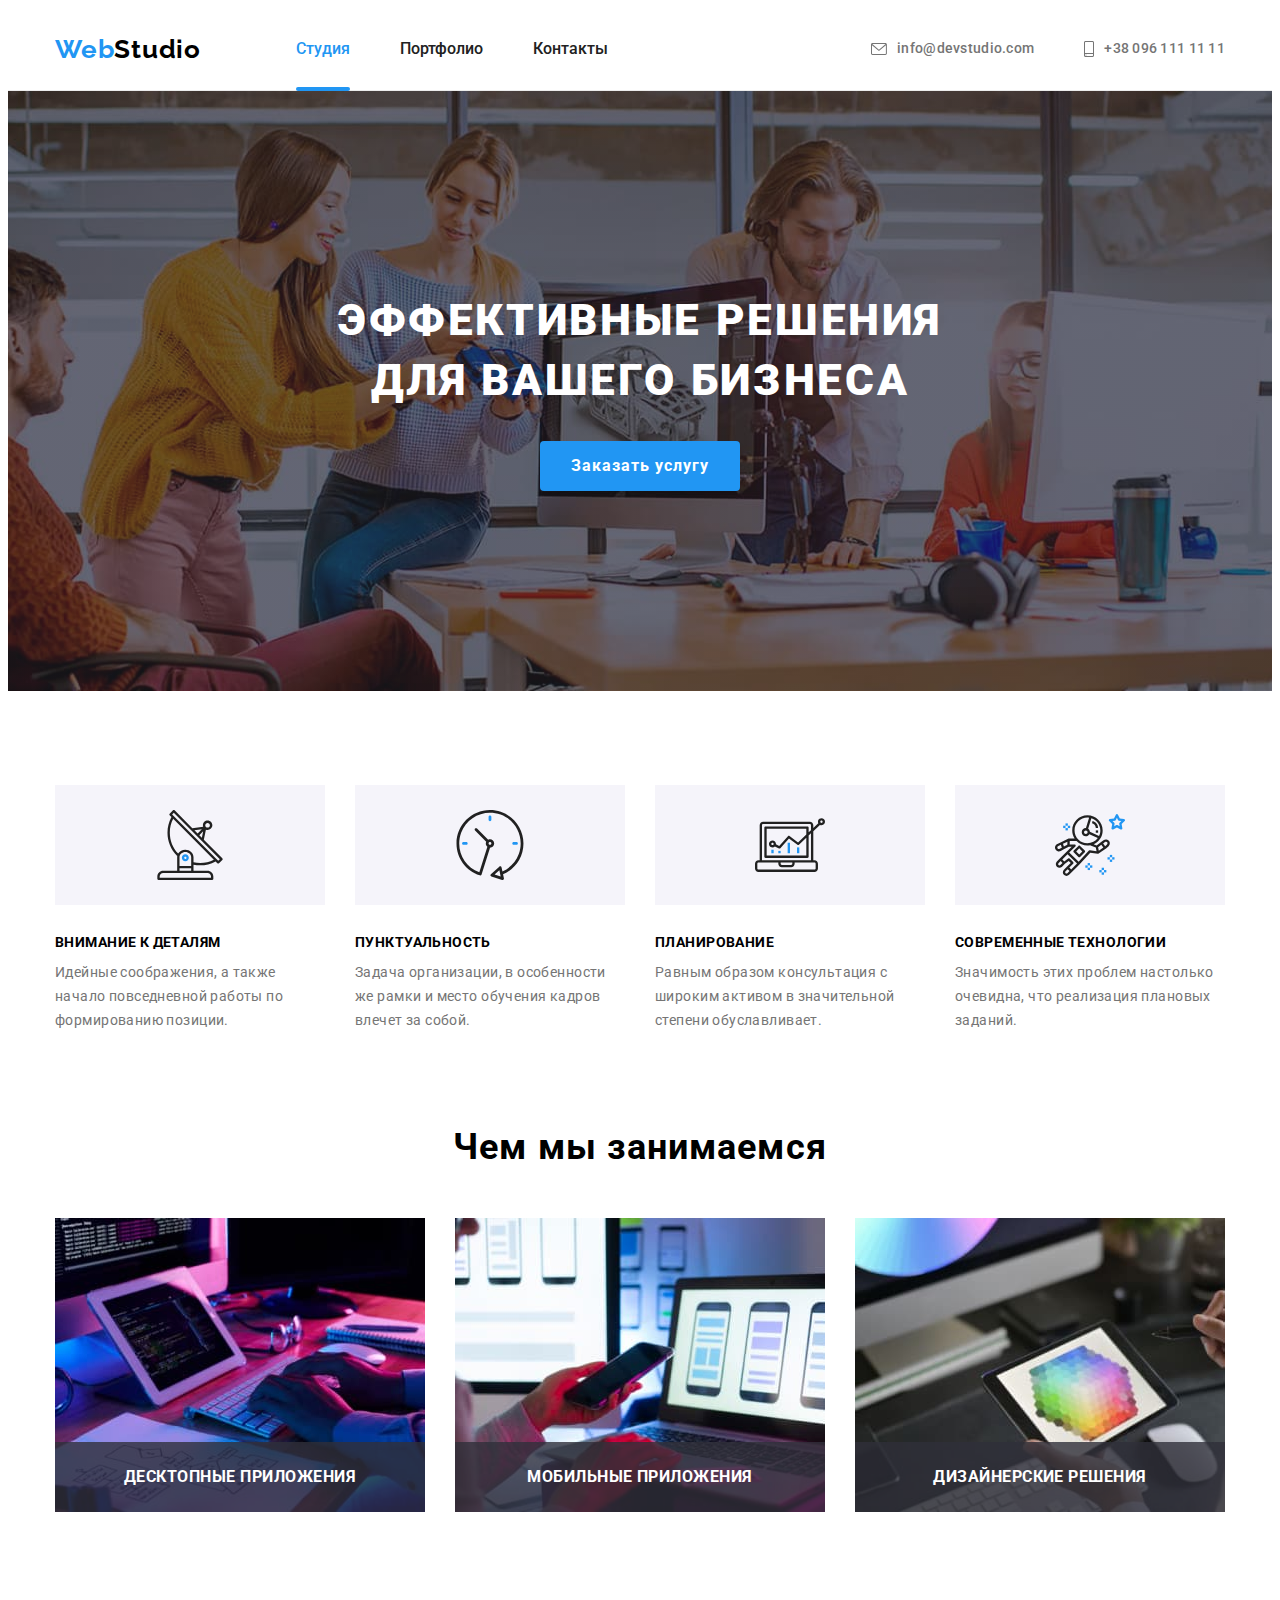
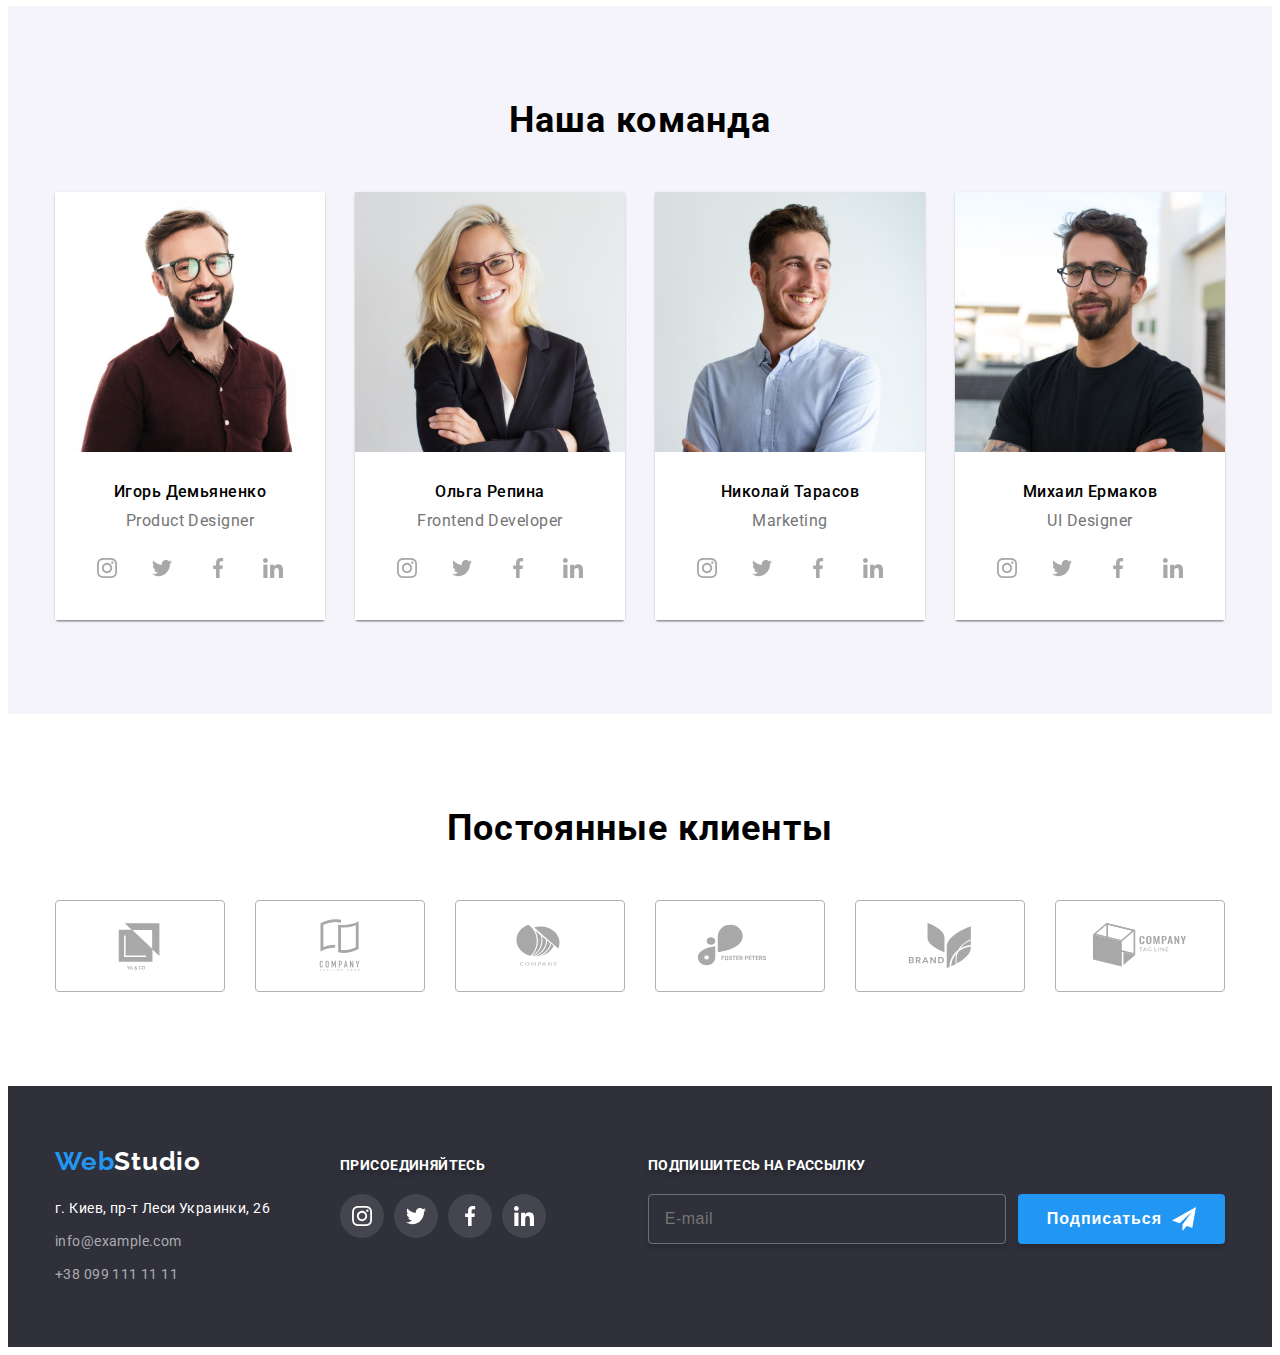
<file: index.html>
<!DOCTYPE html>
<html lang="ru">

<head>
    <meta charset="UTF-8">
    <meta http-equiv="X-UA-Compatible" content="IE=edge">
    <meta name="viewport" content="width=device-width, initial-scale=1.0">
    <title>WebStudio</title>
    <link rel="preconnect" href="https://fonts.googleapis.com">
    <link rel="preconnect" href="https://fonts.gstatic.com" crossorigin>
    <link
        href="https://fonts.googleapis.com/css2?family=Raleway:wght@700&family=Roboto:wght@400;500;700;900&display=swap"
        rel="stylesheet" />
    <link rel="stylesheet" href="https://cdnjs.cloudflare.com/ajax/libs/modern-normalize/1.1.0/modern-normalize.min.css"
        integrity="sha512-wpPYUAdjBVSE4KJnH1VR1HeZfpl1ub8YT/NKx4PuQ5NmX2tKuGu6U/JRp5y+Y8XG2tV+wKQpNHVUX03MfMFn9Q=="
        crossorigin="anonymous" referrerpolicy="no-referrer" />
    <link rel="stylesheet" href="./css/styles.css">

</head>

<!-- BODY-->

<body>

    <!-- HEADER -->
    <header class="header">
        <div class="conteiner header-conteiner">
            <nav class="navigation">
                <a class="logo link" lang="en" href=""><span class="link logo-blue">Web</span>Studio</a>
                <ul class="menu list">
                    <li class="nav-item">
                        <a class="link menu-link current" href="">Студия</a>
                    </li>
                    <li class="nav-item">
                        <a class="link menu-link" href="./portfolio.html">Портфолио</a>
                    </li>
                    <li class="nav-item">
                        <a class="link menu-link" href="">Контакты</a>
                    </li>
                </ul>
            </nav>
            <ul class="tel-mail-link list">
                <li class="list-mail-link"><a class="mail-link link" href="mailto:info@devstudio.com"><svg
                            class="icon-contacts" width="16" height="12">
                            <use href="./imiges/svg/sprite.svg#icon-envelope"></use>
                        </svg>info@devstudio.com</a></li>
                <li class="list-mail-link"><a class="tel-link link" href="tel:+380961111111"><svg class="icon-contacts"
                            width="10" height="16">
                            <use href="./imiges/svg/sprite.svg#icon-smartphone"></use>
                        </svg>+38 096 111 11 11</a>
                </li>
            </ul>
        </div>
    </header>
    <main>
        <!-- HERO -->
        <section class="hero">
            <div class="conteiner">
                <h1 class="hero-title">Эффективные решения для вашего бизнеса</h1>
                <button class="btn modal-btn" type="button" data-modal-open>Заказать услугу</button>
            </div>
        </section>
        <!-- ABOUT -->
        <section class="section">
            <div class="conteiner">
                <h2 class="visualy-hidden">переваги</h2>
                <ul class="about-title list">

                    <li class="content about">
                        <div class="icon-description">
                            <svg class="" width="70" height="70">
                                <use href="./imiges/svg/sprite.svg#icon-antenna"></use>
                            </svg>
                        </div>
                        <h3 class="about-main">
                            Внимание к деталям
                        </h3>
                        <p class="about-main-text">
                            Идейные соображения, а также начало повседневной работы по формированию позиции.
                        </p>
                    </li>

                    <li class="content about">
                        <div class="icon-description">
                            <svg width="70" height="70">
                                <use href="./imiges/svg/sprite.svg#icon-clock"></use>
                            </svg>
                        </div>
                        <h3 class="about-main">
                            Пунктуальность
                        </h3>
                        <p class="about-main-text">
                            Задача организации, в особенности же рамки и место обучения кадров влечет за собой.
                        </p>
                    </li>
                    <li class="content about">
                        <div class="icon-description">
                            <svg width="70" height="70">
                                <use href="./imiges/svg/sprite.svg#icon-diagram"></use>
                            </svg>
                        </div>
                        <h3 class="about-main">
                            Планирование
                        </h3>
                        <p class="about-main-text">
                            Равным образом консультация с широким активом в значительной степени обуславливает.

                        </p>
                    </li>

                    <li class="content about">
                        <div class="icon-description">
                            <svg width="70" height="70">
                                <use href="./imiges/svg/sprite.svg#icon-astronaut"></use>
                            </svg>
                        </div>
                        <h3 class="about-main">
                            Современные технологии
                        </h3>
                        <p class="about-main-text">
                            Значимость этих проблем настолько очевидна, что реализация плановых заданий.
                        </p>
                    </li>

                </ul>
            </div>
        </section>

        <section class="section-work">
            <div class="conteiner">
                <h2 class="working-moments section-title">Чем мы занимаемся</h2>
                <ul class="working-title  about-title list">
                    <li class="working-title-list">
                        <img src="./imiges/about/picture1.jpg" alt=" Програміст набирає текст" width="370">
                        <p class="label">Десктопные приложения</p>
                    </li>
                    <li class="working-title-list">
                        <img src="./imiges/about/picture2.jpg" alt="Людина за компютером" width="370">
                        <p class="label">Мобильные приложения</p>
                    </li>
                    <li class="working-title-list">
                        <img src=" ./imiges/about/picture3.jpg" alt="Людина з планшетом" width="370">
                        <p class="label">Дизайнерские решения</p>
                    </li>
                </ul>
            </div>
        </section>
        <!-- TEAM -->
        <section class="section team-color">
            <div class="team-our conteiner">
                <h2 class="team section-title">Наша команда</h2>
                <ul class="list team-list ">
                    <li class="iteam-list">
                        <img src="./imiges/about/team_card1.jpg" alt="Фотографія Ігоря" width="270">
                        <div class="team-item">
                            <h3 class="team-name">Игорь Демьяненко</h3>
                            <p class="time-position" lang="en">Product Designer</p>
                            <ul class="social-list">
                                <li class="list social-list-item">
                                    <a href="" class="social-list-link">
                                        <svg class="social-list-icon">
                                            <use href="./imiges/svg/sprite.svg#icon-instagram"></use>
                                        </svg>
                                    </a>
                                </li>
                                <li class="list social-list-item">
                                    <a href="" class="social-list-link">
                                        <svg class="social-list-icon">
                                            <use href="./imiges/svg/sprite.svg#icon-twitter"></use>
                                        </svg>
                                    </a>
                                </li>
                                <li class="list social-list-item">
                                    <a href="" class="social-list-link">
                                        <svg class="social-list-icon">
                                            <use href="./imiges/svg/sprite.svg#icon-facebook"></use>
                                        </svg>
                                    </a>
                                </li>
                                <li class="list social-list-item">
                                    <a href="" class="social-list-link">
                                        <svg class="social-list-icon">
                                            <use href="./imiges/svg/sprite.svg#icon-linkedin"></use>
                                        </svg>
                                    </a>
                                </li>
                            </ul>
                        </div>
                    </li>
                    <li class="iteam-list">
                        <img src="./imiges/about/team_card2.jpg" alt="Фотографія Ольги" width="270">
                        <div class="team-item">
                            <h3 class="team-name">Ольга Репина</h3>
                            <p class="time-position" lang="en">Frontend Developer</p>
                            <ul class="social-list">
                                <li class="list social-list-item">
                                    <a href="" class="social-list-link">
                                        <svg class="social-list-icon">
                                            <use href="./imiges/svg/sprite.svg#icon-instagram"></use>
                                        </svg>
                                    </a>
                                </li>
                                <li class="list social-list-item">
                                    <a href="" class="social-list-link">
                                        <svg class="social-list-icon">
                                            <use href="./imiges/svg/sprite.svg#icon-twitter"></use>
                                        </svg>
                                    </a>
                                </li>
                                <li class="list social-list-item">
                                    <a href="" class="social-list-link">
                                        <svg class="social-list-icon">
                                            <use href="./imiges/svg/sprite.svg#icon-facebook"></use>
                                        </svg>
                                    </a>
                                </li>
                                <li class="list social-list-item">
                                    <a href="" class="social-list-link">
                                        <svg class="social-list-icon">
                                            <use href="./imiges/svg/sprite.svg#icon-linkedin"></use>
                                        </svg>
                                    </a>
                                </li>
                            </ul>
                        </div>
                    </li>
                    <li class="iteam-list">
                        <img src="./imiges/about/team_card3.jpg" alt="Фотографія Николая" width="270">
                        <div class="team-item">
                            <h3 class="team-name">Николай Тарасов</h3>
                            <p class="time-position" lang="en">Marketing</p>
                            <ul class="social-list">
                                <li class="list social-list-item">
                                    <a href="" class="social-list-link">
                                        <svg class="social-list-icon">
                                            <use href="./imiges/svg/sprite.svg#icon-instagram"></use>
                                        </svg>
                                    </a>
                                </li>
                                <li class="list social-list-item">
                                    <a href="" class="social-list-link">
                                        <svg class="social-list-icon">
                                            <use href="./imiges/svg/sprite.svg#icon-twitter"></use>
                                        </svg>
                                    </a>
                                </li>
                                <li class="list social-list-item">
                                    <a href="" class="social-list-link">
                                        <svg class="social-list-icon">
                                            <use href="./imiges/svg/sprite.svg#icon-facebook"></use>
                                        </svg>
                                    </a>
                                </li>
                                <li class="list social-list-item">
                                    <a href="" class="social-list-link">
                                        <svg class="social-list-icon">
                                            <use href="./imiges/svg/sprite.svg#icon-linkedin"></use>
                                        </svg>
                                    </a>
                                </li>
                            </ul>
                        </div>
                    </li>
                    <li class="iteam-list">
                        <img src="./imiges/about/team_card4.jpg" alt="Фотографія Михайла" width="270">
                        <div class="team-item">
                            <h3 class="team-name">Михаил Ермаков</h3>
                            <p class="time-position" lang="en">UI Designer</p>
                            <ul class="social-list">
                                <li class="list social-list-item">
                                    <a href="" class="social-list-link">
                                        <svg class="social-list-icon">
                                            <use href="./imiges/svg/sprite.svg#icon-instagram"></use>
                                        </svg>
                                    </a>
                                </li>
                                <li class="list social-list-item">
                                    <a href="" class="social-list-link">
                                        <svg class="social-list-icon">
                                            <use href="./imiges/svg/sprite.svg#icon-twitter"></use>
                                        </svg>
                                    </a>
                                </li>
                                <li class="list social-list-item">
                                    <a href="" class="social-list-link">
                                        <svg class="social-list-icon">
                                            <use href="./imiges/svg/sprite.svg#icon-facebook"></use>
                                        </svg>
                                    </a>
                                </li>
                                <li class="list social-list-item">
                                    <a href="" class="social-list-link">
                                        <svg class="social-list-icon">
                                            <use href="./imiges/svg/sprite.svg#icon-linkedin"></use>
                                        </svg>
                                    </a>
                                </li>
                            </ul>
                        </div>
                    </li>
                </ul>
            </div>
        </section>
        <!--CLIENTS-->
        <section class="section">
            <div class="conteiner">
                <h2 class="section-title">Постоянные клиенты</h2>
                <ul class="list clients-list">
                    <li class="clients-list-item">
                        <a class="link clients-link" href="">
                            <svg class="icon-clients" width="106" height="60">
                                <use href="./imiges/svg/sprite.svg#icon-group-first"></use>
                            </svg>
                        </a>
                    </li>
                    <li class="clients-list-item">
                        <a class="link clients-link" href="">
                            <svg class="icon-clients" width="106" height="60">
                                <use href="./imiges/svg/sprite.svg#icon-group-second"></use>
                            </svg>
                        </a>
                    </li>
                    <li class="clients-list-item">
                        <a class="link clients-link" href="">
                            <svg class="icon-clients" width="106" height="60">
                                <use href="./imiges/svg/sprite.svg#icon-group-third"></use>
                            </svg>
                        </a>
                    </li>
                    <li class="clients-list-item">
                        <a class="link clients-link" href="">
                            <svg class="icon-clients" width="106" height="60">
                                <use href="./imiges/svg/sprite.svg#icon-group-fourth"></use>
                            </svg>
                        </a>
                    </li>
                    <li class="clients-list-item">
                        <a class="link clients-link" href="">
                            <svg class="icon-clients" width="106" height="60">
                                <use href="./imiges/svg/sprite.svg#icon-group-fifth"></use>
                            </svg>
                        </a>
                    </li>
                    <li class="clients-list-item">
                        <a class="link clients-link" href="">
                            <svg class="icon-clients" width="106" height="60">
                                <use href="./imiges/svg/sprite.svg#icon-group-sixth"></use>
                            </svg>
                        </a>
                    </li>
                </ul>
            </div>
        </section>
    </main>
    <!--CLIENTS END-->
    <!--FOOTER-->
    <footer class="footer">
        <div class="conteiner footer-section">
            <div class="footer-section-nav">
                <address class="footer-nav">
                    <a class="logo-foot link" lang="en" href="./"><span class="logo-blue link">Web</span>Studio</a>
                    <ul class="list footer-list ">
                        <li class="footer-item">
                            <a class="addres link" href="https://goo.gl/maps/UP7tp5dbjEetq2736" target="_blank"
                                rel="noopener noreferrer">г. Киев,
                                пр-т Леси Украинки, 26</a>
                        </li>
                        <li class="footer-item">
                            <a class="contacts link" href="mailto:info@example.com">info@example.com</a>
                        </li>
                        <li class="footer-item">
                            <a class="contacts link" href="tel:+380991111111">+38 099 111 11 11</a>
                        </li>
                    </ul>
                </address>
            </div>
            <div class="footer-content">
                <p class="footer-text">присоединяйтесь</p>
                <ul class="social-list-footer">
                    <li class="list social-list-item">
                        <a href="" class="social-list-link-footer">
                            <svg class="social-list-icon">
                                <use href="./imiges/svg/sprite.svg#icon-instagram"></use>
                            </svg>
                        </a>
                    </li>
                    <li class="list social-list-item">
                        <a href="" class="social-list-link-footer">
                            <svg class="social-list-icon">
                                <use href="./imiges/svg/sprite.svg#icon-twitter"></use>
                            </svg>
                        </a>
                    </li>
                    <li class="list social-list-item">
                        <a href="" class="social-list-link-footer">
                            <svg class="social-list-icon">
                                <use href="./imiges/svg/sprite.svg#icon-facebook"></use>
                            </svg>
                        </a>
                    </li>
                    <li class="list social-list-item">
                        <a href="" class="social-list-link-footer">
                            <svg class="social-list-icon">
                                <use href="./imiges/svg/sprite.svg#icon-linkedin"></use>
                            </svg>
                        </a>
                    </li>
                </ul>
            </div>
            <div class="footer-form">
                <p class="footer-text">Подпишитесь на рассылку</p>
                <form class="footer-form-label">
                    <label>
                        <input class="footer-input" type="email" name="user-mail" placeholder="E-mail" required />
                    </label>
                    <button class="footer-button" type="submit">Подписаться
                        <svg class="footer-icon" width="24" height="24">
                            <use href="./imiges/svg/sprite.svg#icon-send"></use>
                        </svg>
                    </button>
                </form>
            </div>
        </div>
    </footer>
    <!--FOOTER END-->

    <div class="backdrop is-hidden" data-modal>
        <div class="modal">
            <button class="close-btn" type="button" data-modal-close>
                <svg class="icon-close" width="11" height="11">
                    <use href="./imiges/svg/sprite.svg#icon-closed"></use>
                </svg>
            </button>
            <form action="#" class="modal-form">
                <p class="modal-form-head">Оставьте свои данные, мы вам перезвоним</p>
                <label class="modal-form-field">
                    <span class="modal-label">Имя</span>
                    <span class="modal-form-input-wrapper">
                        <input type="text" class="modal-form-input" name="user-name" minlength="2"
                            pattern="[a-z A-Zа-яА-Я]+" required>
                        <svg class="modal-form-icon" width="18" height="18">
                            <use href="./imiges/svg/sprite-form.svg#icon-person"></use>
                        </svg>
                    </span>
                </label>
                <label class="modal-form-field">
                    <span class="modal-label">Телефон</span>
                    <span class="modal-form-input-wrapper">
                        <input type="tel" class="modal-form-input" name="user-phone"
                            pattern="[0-9]{3}-[0-9]{3}-[0-9]{2}-[0-9]{2}" title="096-000-00-00" required>
                        <svg class="modal-form-icon" width="18" height="18">
                            <use href="./imiges/svg/sprite-form.svg#icon-phone"></use>
                        </svg>
                    </span>

                </label>
                <label class="modal-form-field">
                    <span class="modal-label">Почта</span>
                    <span class="modal-form-input-wrapper">
                        <input type="email" class="modal-form-input" name="user-email" minlength="2" pattern=""
                            required>
                        <svg class="modal-form-icon" width="18" height="18">
                            <use href="./imiges/svg/sprite-form.svg#icon-email"></use>
                        </svg>
                    </span>

                </label>
                <label class="modal-form-field">
                    <span class="modal-label">Комментарий</span>
                    <textarea name="user-message" class="modal-form-message" placeholder="Введите текст"></textarea>
                </label>

                <input class="modal-checkbox visualy-hidden" name="check" type="checkbox" id="accept-policy">
                <label for="accept-policy" class="modal-checkbox-label">Соглашаюсь с рассылкой и принимаю&nbsp;
                    <a class="modal-label-link" href="">Условия договора</a></label>


                <button type="submit" class="modal-form-btn">Отправить</button>
            </form>

        </div>
    </div>
    <script src="./js/modal.js"></script>
</body>

</html>
</file>
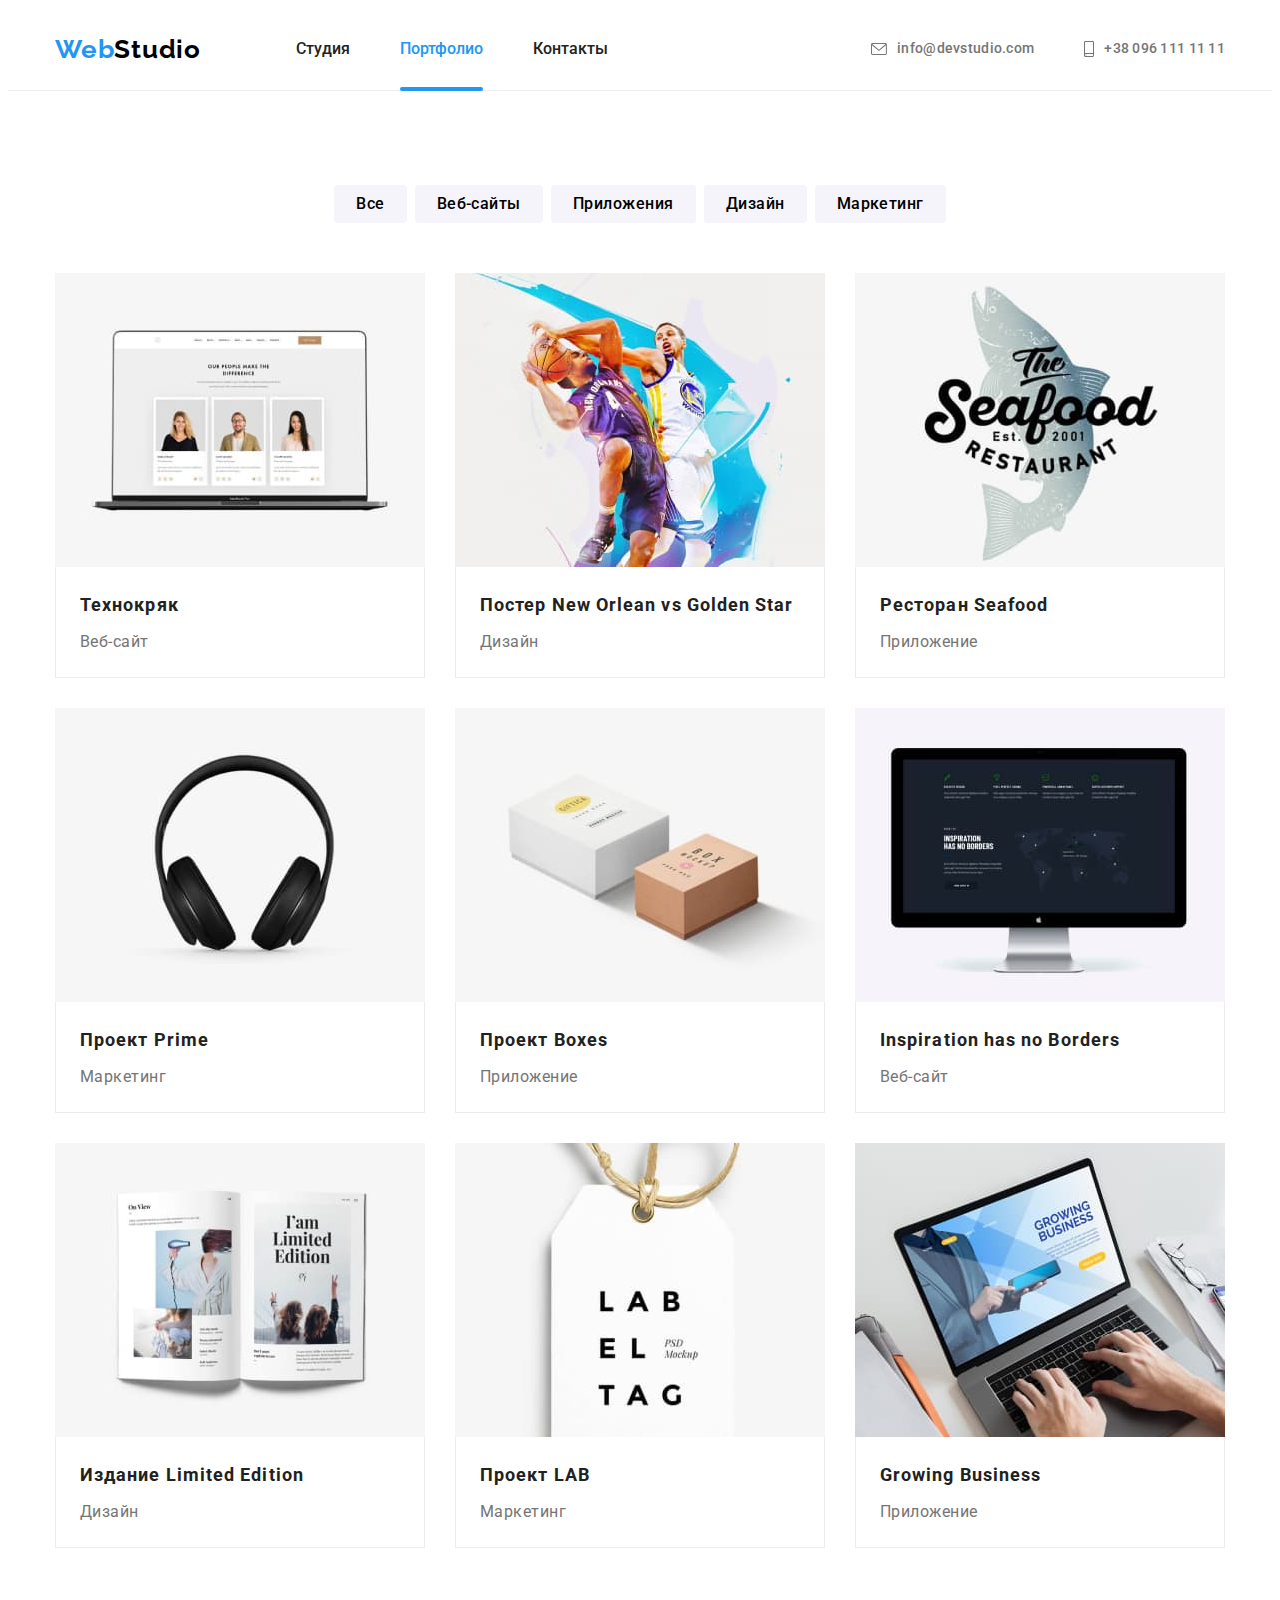
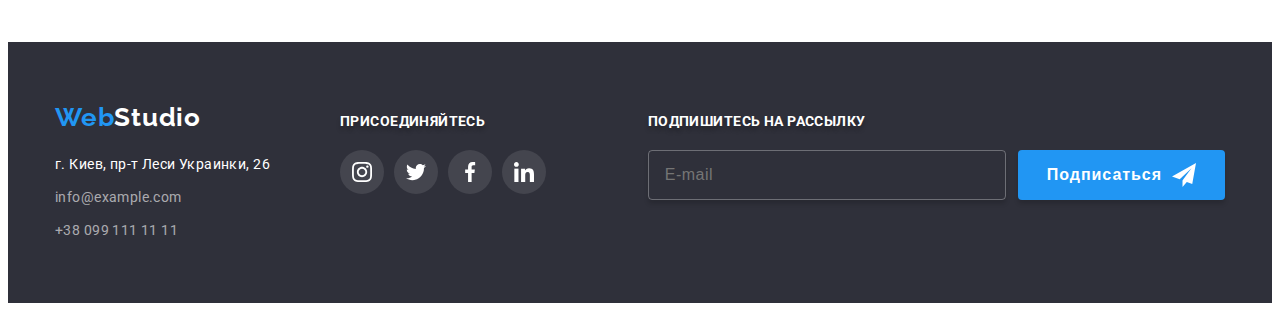
<file: portfolio.html>
<!DOCTYPE html>
<html lang="ru">

<head>
    <meta charset="UTF-8">
    <meta http-equiv="X-UA-Compatible" content="IE=edge">
    <meta name="viewport" content="width=device-width, initial-scale=1.0">
    <title>Portfolio</title>
    <link rel="preconnect" href="https://fonts.googleapis.com">
    <link rel="preconnect" href="https://fonts.gstatic.com" crossorigin>
    <link
        href="https://fonts.googleapis.com/css2?family=Raleway:wght@700&family=Roboto:wght@400;500;700;900&display=swap"
        rel="stylesheet" />
    <link rel="stylesheet" href="https://cdnjs.cloudflare.com/ajax/libs/modern-normalize/1.1.0/modern-normalize.min.css"
        integrity="sha512-wpPYUAdjBVSE4KJnH1VR1HeZfpl1ub8YT/NKx4PuQ5NmX2tKuGu6U/JRp5y+Y8XG2tV+wKQpNHVUX03MfMFn9Q=="
        crossorigin="anonymous" referrerpolicy="no-referrer" />
    <link rel="stylesheet" href="./css/styles.css">

</head>

<body>
    <main>
        <!-- HEADER -->
        <header class="header">
            <div class="conteiner header-conteiner">
                <nav class="navigation">
                    <a class="logo link" lang="en" href="./"><span class="link logo-blue">Web</span>Studio</a>
                    <ul class="menu list">
                        <li class="nav-item">
                            <a class="link menu-link" href="index.html">Студия</a>
                        </li>
                        <li class="nav-item">
                            <a class="link menu-link current" href="">Портфолио</a>
                        </li>
                        <li class="nav-item">
                            <a class="link menu-link" href="">Контакты</a>
                        </li>
                    </ul>
                </nav>
                <ul class="tel-mail-link list">
                    <li class="list-mail-link"><a class="mail-link link" href="mailto:info@devstudio.com"><svg
                                class="icon-contacts" width="16" height="12">
                                <use href="./imiges/svg/sprite.svg#icon-envelope"></use>
                            </svg>info@devstudio.com</a></li>
                    <li class="list-mail-link"><a class="tel-link link" href="tel:+380961111111"><svg
                                class="icon-contacts" width="10" height="16">
                                <use href="./imiges/svg/sprite.svg#icon-smartphone"></use>
                            </svg>+38 096 111 11 11</a>
                    </li>
                </ul>
            </div>
        </header>
        <section class="section">
            <div class="conteiner">
                <h1 class="visualy-hidden">Портфоліо</h1>
                <!--panel button-->
                <h2 class="visualy-hidden">Панель кнопок</h2>
                <ul class="list menu-button">
                    <li class="btn-list">
                        <button class="btn menu-btn" type="button">Все</button>
                    </li>
                    <li class="btn-list">
                        <button class="btn menu-btn" type="button">Веб-сайты</button>
                    </li>
                    <li class="btn-list">
                        <button class="btn menu-btn" type="button">Приложения</button>
                    </li>
                    <li class="btn-list">
                        <button class="btn menu-btn" type="button">Дизайн</button>
                    </li>
                    <li class="btn-list">
                        <button class=" btn menu-btn" type="button">Маркетинг</button>
                    </li>
                </ul>
                <!--panel pictures-->
                <h2 class="visualy-hidden">Послуги що надаємо</h2>
                <ul class="menu-portfolio">
                    <li class="list portfolio-list">
                        <a class="link portfolio-list-link" href="#">
                            <div class="portfolio-wrapper">
                                <img src="./imiges/portfolio/img-1.jpg" alt="макет сайту на ноутбуку" width="370">
                                <p class="label-portfolio-text">Технокряк это современная площадка распространения
                                    коронавируса. Компании используют эту платформу для цифрового шпионажа и атак на
                                    защищённые сервера конкурентов.</p>
                            </div>
                            <div class="menu-item">
                                <h3 class="production">Технокряк</h3>
                                <p class="production-zone">Веб-сайт</p>
                            </div>
                        </a>
                    </li>
                    <li class="list portfolio-list">
                        <a class="link portfolio-list-link" href="#">
                            <div class="portfolio-wrapper">
                                <img src="./imiges/portfolio/img-2.jpg" alt="2 спортсмени з м'ячем" width="370">
                                <p class="label-portfolio-text">Lorem ipsum dolor sit amet consectetur adipisicing elit.
                                    Rem cumque ut atque odit perspiciatis earum doloribus labore harum laudantium!
                                    Architecto ipsa optio dolores alias, asperiores blanditiis sapiente reiciendis nam
                                    mollitia.</p>
                            </div>
                            <div class="menu-item">
                                <h3 class="production">Постер New Orlean vs Golden Star</h3>
                                <p class="production-zone">Дизайн</p>
                            </div>
                        </a>
                    </li>
                    <li class="list portfolio-list">
                        <a class="link portfolio-list-link" href="#">
                            <div class="portfolio-wrapper">
                                <img src="./imiges/portfolio/img-3.jpg" alt="логотип ресторану" width="370">
                                <p class="label-portfolio-text">Lorem ipsum, dolor sit amet consectetur adipisicing
                                    elit. In, porro qui esse
                                    quisquam, exercitationem illo maxime fugit mollitia ex totam dolore eos aliquam?
                                    Tenetur, dolorum itaque? Tempore, similique? Unde, dicta?</p>
                            </div>
                            <div class="menu-item">
                                <h3 class="production">Ресторан Seafood</h3>
                                <p class="production-zone">Приложение</p>
                            </div>
                        </a>
                    </li>
                    <li class="list portfolio-list">
                        <a class="link portfolio-list-link" href="#">
                            <div class="portfolio-wrapper">
                                <img src="./imiges/portfolio/img-4.jpg" alt="навушники" width="370">
                                <p class="label-portfolio-text">Lorem ipsum dolor sit amet, consectetur adipisicing
                                    elit. Enim iure minima officiis
                                    excepturi assumenda deleniti, et eius labore voluptate consequatur impedit facere
                                    optio itaque. Aliquam at laboriosam non dolorum doloremque!
                                </p>
                            </div>
                            <div class="menu-item">
                                <h3 class="production">Проект Prime</h3>
                                <p class="production-zone">Маркетинг</p>
                            </div>
                        </a>
                    </li>
                    <li class="list portfolio-list">
                        <a class="link portfolio-list-link" href="#">
                            <div class="portfolio-wrapper">
                                <img src="./imiges/portfolio/img-5.jpg" alt="2 коробки біла і коричнева" width="370">
                                <p class="label-portfolio-text">Lorem ipsum dolor sit amet consectetur adipisicing elit.
                                    Quibusdam laborum, expedita
                                    libero sunt corporis voluptate omnis natus at quos odio! Asperiores voluptatum
                                    placeat voluptatem dignissimos tempora, ipsam quos aliquid sunt.</p>
                            </div>
                            <div class="menu-item">
                                <h3 class="production">Проект Boxes</h3>
                                <p class="production-zone">Приложение</p>
                            </div>
                        </a>
                    </li>
                    <li class="list portfolio-list">
                        <a class="link portfolio-list-link" href="#">
                            <div class="portfolio-wrapper">
                                <img src="./imiges/portfolio/img-6.jpg" alt="картинка на моніторі комп'ютера"
                                    width="370">
                                <p class="label-portfolio-text">Lorem ipsum dolor sit amet consectetur adipisicing elit.
                                    Fugiat laborum quidem et
                                    quisquam, sapiente neque incidunt? Asperiores, illo iusto pariatur ad numquam error
                                    omnis animi ut quasi quos tenetur dolores.</p>
                            </div>
                            <div class="menu-item">
                                <h3 class="production" lang="en">Inspiration has no Borders</h3>
                                <p class="production-zone">Веб-сайт</p>
                            </div>
                        </a>
                    </li>
                    <li class="list portfolio-list">
                        <a class="link portfolio-list-link" href="#">
                            <div class="portfolio-wrapper">
                                <img src="./imiges/portfolio/img-7.jpg" alt="журнал в розгорнотому виді" width="370">
                                <p class="label-portfolio-text">Lorem ipsum dolor sit amet, consectetur adipisicing
                                    elit. Facilis expedita inventore
                                    soluta fugiat, aliquid, vel veniam, voluptatibus itaque tempore enim iste impedit
                                    dicta adipisci esse iure? Culpa nam eius aspernatur.</p>
                            </div>
                            <div class="menu-item">
                                <h3 class="production">Издание Limited Edition</h3>
                                <p class="production-zone">Дизайн</p>
                            </div>
                        </a>
                    </li>
                    <li class="list portfolio-list">
                        <a class="link portfolio-list-link" href="#">
                            <div class="portfolio-wrapper">
                                <img src="./imiges/portfolio/img-8.jpg" alt="бірка від чогось" width="370">
                                <p class="label-portfolio-text">Lorem ipsum dolor sit amet, consectetur adipisicing
                                    elit. Rerum error a ut unde nemo
                                    temporibus quidem vero laudantium eius illo neque ex facere harum rem, nesciunt
                                    delectus. Sequi, magni id?</p>
                            </div>
                            <div class="menu-item">
                                <h3 class="production">Проект LAB</h3>
                                <p class="production-zone">Маркетинг</p>
                            </div>
                        </a>
                    </li>
                    <li class="list portfolio-list">
                        <a class="link portfolio-list-link" href="#">
                            <div class="portfolio-wrapper">
                                <img src="./imiges/portfolio/img-9.jpg" alt="людина працює з ноутбуком" width="370">
                                <p class="label-portfolio-text">Lorem ipsum dolor sit amet consectetur adipisicing elit.
                                    Eaque, perferendis odit.
                                    Illo omnis obcaecati ad pariatur tempora dolore quibusdam est fuga nam in alias
                                    provident ea, commodi odio temporibus aspernatur?</p>
                            </div>
                            <div class="menu-item">
                                <h3 class="production">Growing Business</h3>
                                <p class="production-zone">Приложение</p>
                            </div>
                        </a>
                    </li>
                </ul>
            </div>
        </section>
        <footer class="footer">
            <div class="conteiner footer-section">
                <div class="footer-section-nav">
                    <address class="footer-nav">
                        <a class="logo-foot link" lang="en" href="./"><span class="logo-blue link">Web</span>Studio</a>
                        <ul class="list footer-list ">
                            <li class="footer-item">
                                <a class="addres link" href="https://goo.gl/maps/UP7tp5dbjEetq2736" target="_blank"
                                    rel="noopener noreferrer">г. Киев,
                                    пр-т Леси Украинки, 26</a>
                            </li>
                            <li class="footer-item">
                                <a class="contacts link" href="mailto:info@example.com">info@example.com</a>
                            </li>
                            <li class="footer-item">
                                <a class="contacts link" href="tel:+380991111111">+38 099 111 11 11</a>
                            </li>
                        </ul>
                    </address>
                </div>
                <div class="footer-content">
                    <p class="footer-text">присоединяйтесь</p>
                    <ul class="social-list-footer">
                        <li class="list social-list-item">
                            <a href="" class="social-list-link-footer">
                                <svg class="social-list-icon">
                                    <use href="./imiges/svg/sprite.svg#icon-instagram"></use>
                                </svg>
                            </a>
                        </li>
                        <li class="list social-list-item">
                            <a href="" class="social-list-link-footer">
                                <svg class="social-list-icon">
                                    <use href="./imiges/svg/sprite.svg#icon-twitter"></use>
                                </svg>
                            </a>
                        </li>
                        <li class="list social-list-item">
                            <a href="" class="social-list-link-footer">
                                <svg class="social-list-icon">
                                    <use href="./imiges/svg/sprite.svg#icon-facebook"></use>
                                </svg>
                            </a>
                        </li>
                        <li class="list social-list-item">
                            <a href="" class="social-list-link-footer">
                                <svg class="social-list-icon">
                                    <use href="./imiges/svg/sprite.svg#icon-linkedin"></use>
                                </svg>
                            </a>
                        </li>
                    </ul>
                </div>
                <div class="footer-form">
                    <p class="footer-text">Подпишитесь на рассылку</p>
                    <form class="footer-form-label">
                        <label>
                            <input class="footer-input" type="email" name="user-mail" required placeholder="E-mail" />
                        </label>
                        <button class="footer-button" type="submit">Подписаться
                            <svg class="footer-icon" width="24" height="24">
                                <use href="./imiges/svg/sprite.svg#icon-send"></use>
                            </svg>
                        </button>
                    </form>
                </div>
            </div>
        </footer>
    </main>
</body>

</html>
</file>
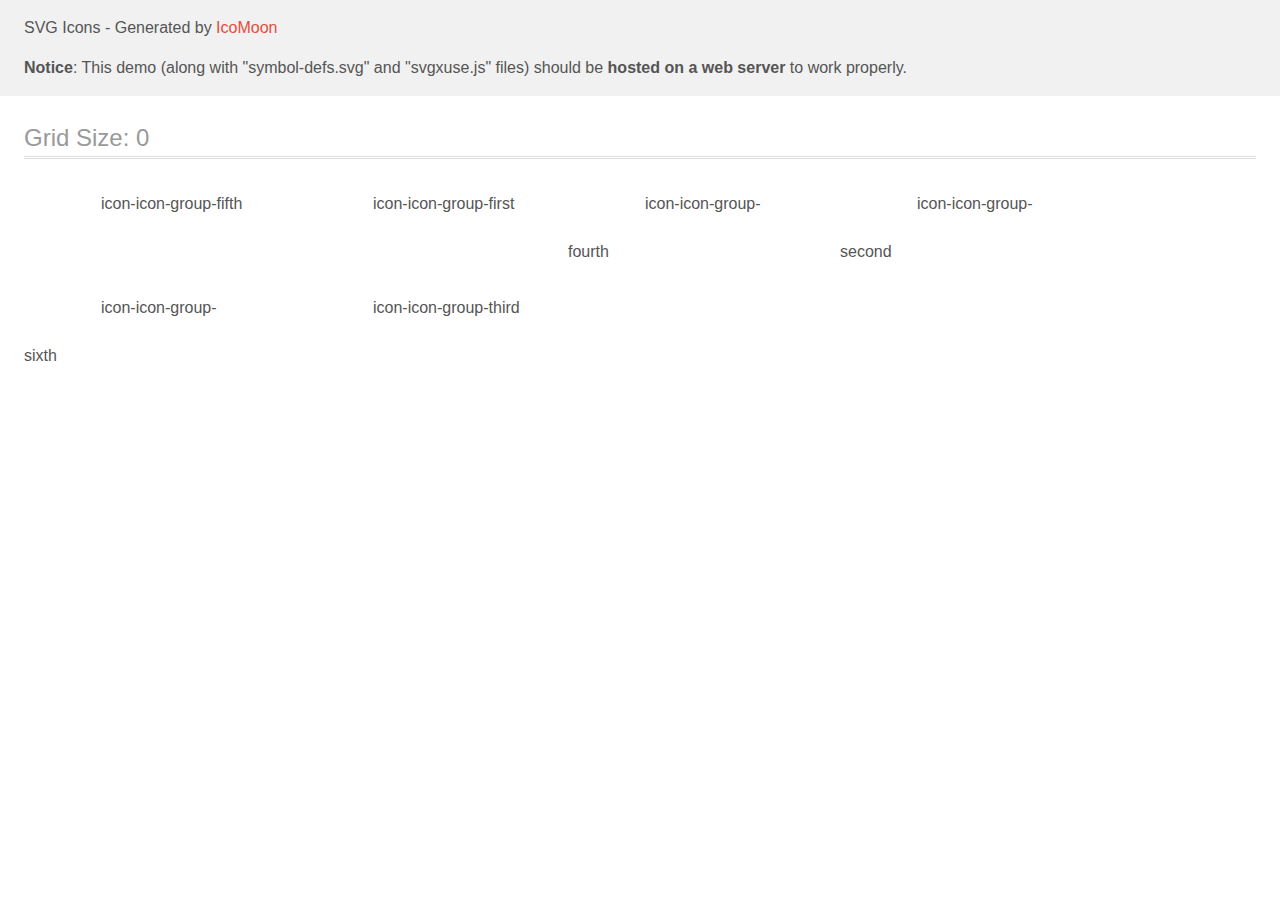
<file: imiges/svg/Новая папка/icomoon/demo-external-svg.html>
<!doctype html>
<html>
<head>
    <title>IcoMoon - SVG Icons</title>
    <meta charset="utf-8">
    <meta name="viewport" content="width=device-width, initial-scale=1">
    <link rel="stylesheet" href="demo-files/demo.css">
    <link rel="stylesheet" href="style.css">
</head>
<body>
<header class="bgc1 clearfix">
<div class="mhl">
    <p>SVG Icons - Generated by <a href="https://icomoon.io/app">IcoMoon</a></p><p><strong>Notice</strong>: This demo (along with "symbol-defs.svg" and "svgxuse.js" files) should be <b>hosted on a web server</b> to work properly.</p>
</div>
</header>
    <div class="clearfix mhl ptl">
        <h1 class="mvm mtn fgc1">Grid Size: 0</h1>
        <div class="glyph fs1">
            <div class="clearfix pbs">
                <svg class="icon icon-icon-group-fifth"><use xlink:href="symbol-defs.svg#icon-icon-group-fifth"></use></svg><span class="name"> icon-icon-group-fifth</span>
            </div>
        </div>
        <div class="glyph fs1">
            <div class="clearfix pbs">
                <svg class="icon icon-icon-group-first"><use xlink:href="symbol-defs.svg#icon-icon-group-first"></use></svg><span class="name"> icon-icon-group-first</span>
            </div>
        </div>
        <div class="glyph fs1">
            <div class="clearfix pbs">
                <svg class="icon icon-icon-group-fourth"><use xlink:href="symbol-defs.svg#icon-icon-group-fourth"></use></svg><span class="name"> icon-icon-group-fourth</span>
            </div>
        </div>
        <div class="glyph fs1">
            <div class="clearfix pbs">
                <svg class="icon icon-icon-group-second"><use xlink:href="symbol-defs.svg#icon-icon-group-second"></use></svg><span class="name"> icon-icon-group-second</span>
            </div>
        </div>
        <div class="glyph fs1">
            <div class="clearfix pbs">
                <svg class="icon icon-icon-group-sixth"><use xlink:href="symbol-defs.svg#icon-icon-group-sixth"></use></svg><span class="name"> icon-icon-group-sixth</span>
            </div>
        </div>
        <div class="glyph fs1">
            <div class="clearfix pbs">
                <svg class="icon icon-icon-group-third"><use xlink:href="symbol-defs.svg#icon-icon-group-third"></use></svg><span class="name"> icon-icon-group-third</span>
            </div>
        </div>
  </div>
<script defer src="svgxuse.js"></script>
</body>
</html>
</file>
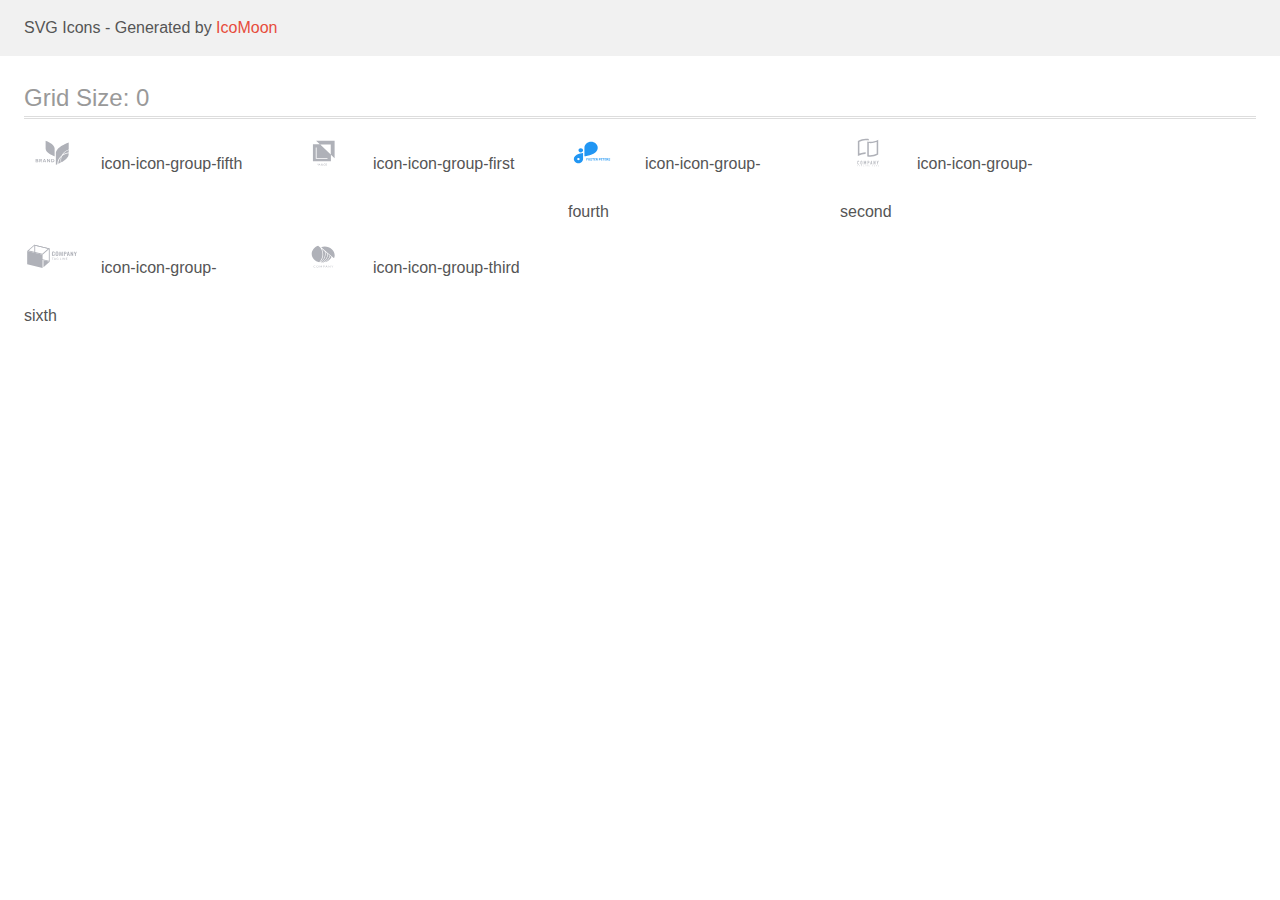
<file: imiges/svg/Новая папка/icomoon/demo.html>
<!doctype html>
<html>
<head>
    <title>IcoMoon - SVG Icons</title>
    <meta charset="utf-8">
    <meta name="viewport" content="width=device-width, initial-scale=1">
    <link rel="stylesheet" href="demo-files/demo.css">
    <link rel="stylesheet" href="style.css">
</head>
<body>
<svg aria-hidden="true" style="position: absolute; width: 0; height: 0; overflow: hidden;" version="1.1" xmlns="http://www.w3.org/2000/svg" xmlns:xlink="http://www.w3.org/1999/xlink">
<defs>
<symbol id="icon-icon-group-fifth" viewBox="0 0 57 32">
<path fill="#afb1b8" style="fill: var(--color1, #afb1b8)" d="M14.27 23.859c0.13 0.147 0.199 0.332 0.196 0.521 0.007 0.123-0.017 0.247-0.070 0.361s-0.132 0.216-0.233 0.297c-0.252 0.175-0.565 0.26-0.881 0.24h-1.549v-3.302h1.517c0.299-0.018 0.596 0.059 0.84 0.219 0.098 0.075 0.176 0.17 0.227 0.277s0.074 0.224 0.068 0.341c0.009 0.182-0.054 0.361-0.176 0.505-0.118 0.131-0.28 0.222-0.462 0.258 0.205 0.034 0.391 0.134 0.523 0.282zM12.454 23.36h0.648c0.147 0.010 0.294-0.029 0.412-0.11 0.049-0.040 0.087-0.090 0.111-0.146s0.034-0.116 0.028-0.176c0.005-0.060-0.005-0.12-0.029-0.175s-0.061-0.106-0.108-0.147c-0.122-0.083-0.273-0.123-0.425-0.111h-0.638v0.866zM13.578 24.627c0.052-0.041 0.093-0.093 0.12-0.151s0.038-0.121 0.034-0.184c0.004-0.064-0.008-0.127-0.035-0.186s-0.069-0.111-0.121-0.153c-0.127-0.086-0.283-0.128-0.44-0.119h-0.68v0.908h0.689c0.155 0.008 0.309-0.032 0.435-0.114z"></path>
<path fill="#afb1b8" style="fill: var(--color1, #afb1b8)" d="M17.371 25.278l-0.844-1.291h-0.317v1.291h-0.726v-3.302h1.374c0.346-0.022 0.689 0.078 0.957 0.281 0.192 0.179 0.308 0.415 0.327 0.666s-0.061 0.499-0.224 0.7c-0.17 0.178-0.401 0.296-0.655 0.336l0.898 1.32h-0.789zM16.21 23.538h0.594c0.412 0 0.618-0.167 0.618-0.5 0.004-0.068-0.007-0.136-0.033-0.2s-0.066-0.122-0.118-0.171c-0.13-0.099-0.298-0.147-0.467-0.134h-0.601l0.007 1.005z"></path>
<path fill="#afb1b8" style="fill: var(--color1, #afb1b8)" d="M21.339 24.614h-1.446l-0.255 0.665h-0.761l1.328-3.265h0.823l1.323 3.265h-0.761l-0.25-0.665zM21.145 24.114l-0.529-1.394-0.529 1.394h1.057z"></path>
<path fill="#afb1b8" style="fill: var(--color1, #afb1b8)" d="M26.305 25.278h-0.721l-1.616-2.245v2.245h-0.719v-3.302h0.719l1.616 2.258v-2.258h0.721v3.302z"></path>
<path fill="#afb1b8" style="fill: var(--color1, #afb1b8)" d="M30.417 24.488c-0.149 0.249-0.376 0.452-0.652 0.582-0.314 0.145-0.662 0.217-1.013 0.208h-1.283v-3.302h1.283c0.351-0.008 0.698 0.061 1.013 0.203 0.276 0.127 0.503 0.328 0.652 0.576 0.148 0.269 0.226 0.565 0.226 0.866s-0.077 0.598-0.226 0.866zM29.593 24.409c0.206-0.219 0.319-0.499 0.319-0.788s-0.113-0.569-0.319-0.788c-0.249-0.199-0.573-0.3-0.902-0.281h-0.5v2.137h0.5c0.329 0.019 0.654-0.082 0.902-0.281z"></path>
<path fill="#afb1b8" style="fill: var(--color1, #afb1b8)" d="M21.79 3.609c0 0 9.301 3.215 9.103 7.867v7.869c0 0-9.294-3.217-9.1-7.869l-0.004-7.867z"></path>
<path fill="#afb1b8" style="fill: var(--color1, #afb1b8)" d="M39.179 17.503c1.757-1.107 3.788-1.792 5.909-1.994v-2.463c-2.444 0.862-4.517 2.426-5.909 4.457z"></path>
<path fill="#afb1b8" style="fill: var(--color1, #afb1b8)" d="M38.124 18.245c1.438-2.651 3.93-4.696 6.964-5.715v-7.098c0 0-13.245 4.58-12.965 11.205v11.203c0 0 0.59-0.205 1.519-0.589 0-0.358 0-0.719 0.042-1.082 0.274-3.076 1.871-5.926 4.44-7.924z"></path>
<path fill="#afb1b8" style="fill: var(--color1, #afb1b8)" d="M36.864 22.407c0.070-0.777 0.225-1.546 0.463-2.294-1.599 1.725-2.568 3.866-2.77 6.122-0.019 0.213-0.030 0.426-0.035 0.645 0.752-0.331 1.628-0.744 2.548-1.229-0.235-1.067-0.304-2.159-0.206-3.244z"></path>
<path fill="#afb1b8" style="fill: var(--color1, #afb1b8)" d="M37.391 22.447c-0.088 0.982-0.033 1.969 0.164 2.938 3.619-1.983 7.685-5.046 7.528-8.748v-0.323c-2.586 0.265-5.004 1.3-6.885 2.946-0.44 1.020-0.712 2.094-0.807 3.188z"></path>
</symbol>
<symbol id="icon-icon-group-first" viewBox="0 0 57 32">
<path fill="#afb1b8" style="fill: var(--color1, #afb1b8)" d="M20.267 3.733l3.738 3.538-6.938-0.004v17.166h18.133v-6.564l3.733 3.534v-17.671h-18.667zM35.036 17.455l-10.597-10.032h10.597v10.032zM31.746 21.923h-11.81v-11.545h0.835v10.764h10.975v0.782zM22.725 26.72l-0.436 0.898-0.436-0.898h-0.366l0.637 1.198v0.698h0.331v-0.698l0.635-1.198h-0.365zM23.273 28.615l0.154-0.441h0.734l0.155 0.441h0.344l-0.717-1.896h-0.296l-0.716 1.896h0.342zM23.794 27.122l0.275 0.786h-0.549l0.275-0.786zM25.531 27.863c-0.048 0.073-0.072 0.153-0.072 0.241 0 0.16 0.056 0.29 0.168 0.389s0.263 0.148 0.451 0.148 0.349-0.051 0.484-0.152l0.107 0.126h0.367l-0.279-0.329c0.109-0.149 0.164-0.341 0.164-0.574h-0.275c0 0.128-0.026 0.243-0.079 0.348l-0.366-0.432 0.129-0.094c0.091-0.066 0.157-0.132 0.197-0.198s0.060-0.14 0.060-0.219c0-0.12-0.044-0.22-0.133-0.301s-0.201-0.122-0.339-0.122c-0.153 0-0.274 0.043-0.365 0.13s-0.135 0.203-0.135 0.352c0 0.061 0.014 0.124 0.043 0.189s0.081 0.144 0.155 0.237c-0.141 0.101-0.235 0.188-0.283 0.262zM26.386 28.282c-0.093 0.071-0.193 0.107-0.299 0.107-0.095 0-0.17-0.027-0.227-0.082s-0.085-0.126-0.085-0.214c0-0.102 0.052-0.192 0.156-0.271l0.040-0.029 0.414 0.488zM26.046 27.442c-0.089-0.11-0.134-0.202-0.134-0.275 0-0.063 0.018-0.116 0.055-0.158s0.085-0.063 0.147-0.063c0.057 0 0.105 0.018 0.142 0.053s0.056 0.077 0.056 0.126c0 0.075-0.027 0.136-0.081 0.184l-0.040 0.033-0.145 0.099zM29.132 28.472c0.13-0.114 0.205-0.272 0.224-0.474h-0.328c-0.017 0.135-0.059 0.232-0.124 0.29s-0.162 0.087-0.292 0.087c-0.142 0-0.249-0.054-0.323-0.161s-0.109-0.264-0.109-0.469v-0.168c0.002-0.202 0.041-0.355 0.117-0.46s0.188-0.158 0.331-0.158c0.123 0 0.217 0.030 0.28 0.091s0.104 0.158 0.12 0.294h0.328c-0.021-0.207-0.095-0.368-0.223-0.482s-0.296-0.171-0.505-0.171c-0.155 0-0.293 0.037-0.411 0.111s-0.209 0.179-0.272 0.315c-0.063 0.136-0.095 0.294-0.095 0.473v0.177c0.003 0.174 0.035 0.328 0.098 0.46s0.151 0.234 0.266 0.306c0.115 0.071 0.249 0.107 0.4 0.107 0.216 0 0.389-0.056 0.52-0.169zM31.068 28.206c0.064-0.141 0.096-0.304 0.096-0.49v-0.105c-0.001-0.185-0.034-0.347-0.099-0.486s-0.158-0.247-0.277-0.32c-0.119-0.075-0.256-0.112-0.41-0.112s-0.292 0.038-0.411 0.113c-0.119 0.075-0.211 0.183-0.277 0.324s-0.098 0.305-0.098 0.49v0.107c0.001 0.181 0.034 0.342 0.099 0.48s0.159 0.246 0.279 0.322c0.121 0.075 0.258 0.112 0.411 0.112 0.155 0 0.293-0.037 0.411-0.112s0.212-0.183 0.276-0.323zM30.716 27.135c0.080 0.112 0.12 0.273 0.12 0.483v0.099c0 0.214-0.040 0.376-0.119 0.487s-0.19 0.167-0.336 0.167c-0.144 0-0.257-0.057-0.339-0.171s-0.121-0.275-0.121-0.483v-0.109c0.002-0.204 0.043-0.362 0.122-0.473s0.192-0.168 0.335-0.168c0.146 0 0.258 0.056 0.337 0.168z"></path>
</symbol>
<symbol id="icon-icon-group-fourth" viewBox="0 0 57 32">
<path fill="#2196f3" style="fill: var(--color2, #2196f3)" d="M12.878 11.255h-0.002c-1.279 0-2.316 0.921-2.316 2.058v0.001c0 1.137 1.037 2.058 2.316 2.058h0.002c1.279 0 2.316-0.921 2.316-2.058v-0.001c0-1.137-1.037-2.058-2.316-2.058z"></path>
<path fill="#2196f3" style="fill: var(--color2, #2196f3)" d="M29.971 10.597c-0.004-1.579-0.711-3.092-1.967-4.208s-2.958-1.745-4.735-1.749v0c-1.777 0.003-3.48 0.631-4.737 1.748s-1.964 2.63-1.968 4.209v8.706c0 0 13.405-1.327 13.406-8.704v-0.001z"></path>
<path fill="#2196f3" style="fill: var(--color2, #2196f3)" d="M5.867 22.16c0.003 1.098 0.496 2.151 1.369 2.928s2.058 1.215 3.294 1.218c1.236-0.003 2.42-0.441 3.294-1.218s1.366-1.829 1.37-2.927v-6.057c0 0-9.327 0.924-9.327 6.056zM10.53 23.245c-0.242 0-0.478-0.064-0.678-0.183s-0.357-0.289-0.45-0.487c-0.092-0.198-0.117-0.417-0.069-0.627s0.163-0.404 0.334-0.556c0.171-0.152 0.388-0.255 0.625-0.297s0.482-0.020 0.706 0.062c0.223 0.082 0.414 0.221 0.548 0.4s0.206 0.388 0.206 0.603c0.001 0.143-0.031 0.284-0.092 0.417s-0.151 0.252-0.264 0.353c-0.114 0.101-0.248 0.182-0.397 0.236s-0.308 0.083-0.468 0.083v-0.004z"></path>
<path fill="#2196f3" style="fill: var(--color2, #2196f3)" d="M19.956 22.647h-0.9v0.93h-0.469v-2.275h1.481v0.38h-1.013v0.588h0.9v0.378zM22.209 22.491c0 0.224-0.040 0.42-0.119 0.589s-0.193 0.299-0.341 0.391c-0.147 0.092-0.316 0.137-0.506 0.137-0.189 0-0.357-0.045-0.505-0.136s-0.262-0.22-0.344-0.387c-0.081-0.169-0.122-0.363-0.123-0.581v-0.112c0-0.224 0.040-0.421 0.12-0.591 0.081-0.171 0.195-0.302 0.342-0.392 0.148-0.092 0.317-0.137 0.506-0.137s0.358 0.046 0.505 0.137c0.148 0.091 0.262 0.221 0.342 0.392 0.081 0.17 0.122 0.366 0.122 0.589v0.102zM21.734 22.388c0-0.238-0.043-0.42-0.128-0.544s-0.207-0.186-0.366-0.186c-0.157 0-0.279 0.061-0.364 0.184-0.085 0.122-0.129 0.301-0.13 0.538v0.111c0 0.232 0.043 0.412 0.128 0.541s0.208 0.192 0.369 0.192c0.157 0 0.278-0.061 0.363-0.184 0.084-0.124 0.127-0.304 0.128-0.541v-0.111zM23.73 22.98c0-0.089-0.031-0.156-0.094-0.203-0.062-0.048-0.175-0.098-0.337-0.15-0.163-0.053-0.291-0.105-0.386-0.156-0.258-0.14-0.388-0.328-0.388-0.564 0-0.123 0.034-0.232 0.103-0.328 0.070-0.097 0.169-0.172 0.298-0.227 0.13-0.054 0.276-0.081 0.438-0.081 0.163 0 0.307 0.030 0.434 0.089 0.127 0.058 0.226 0.141 0.295 0.248 0.071 0.107 0.106 0.229 0.106 0.366h-0.469c0-0.104-0.033-0.185-0.098-0.242s-0.158-0.087-0.277-0.087c-0.115 0-0.204 0.024-0.267 0.073-0.064 0.048-0.095 0.111-0.095 0.191 0 0.074 0.037 0.136 0.111 0.186 0.075 0.050 0.185 0.097 0.33 0.141 0.267 0.080 0.461 0.18 0.583 0.298s0.183 0.267 0.183 0.444c0 0.197-0.075 0.352-0.223 0.464-0.149 0.111-0.349 0.167-0.602 0.167-0.175 0-0.334-0.032-0.478-0.095-0.144-0.065-0.254-0.153-0.33-0.264-0.075-0.111-0.112-0.241-0.112-0.388h0.47c0 0.251 0.15 0.377 0.45 0.377 0.111 0 0.198-0.022 0.261-0.067 0.063-0.046 0.094-0.109 0.094-0.191zM26.231 21.682h-0.697v1.895h-0.469v-1.895h-0.688v-0.38h1.853v0.38zM27.869 22.591h-0.9v0.609h1.056v0.377h-1.525v-2.275h1.522v0.38h-1.053v0.542h0.9v0.367zM29.142 22.744h-0.373v0.833h-0.469v-2.275h0.845c0.269 0 0.476 0.060 0.622 0.18s0.219 0.289 0.219 0.508c0 0.155-0.034 0.285-0.102 0.389-0.067 0.103-0.168 0.185-0.305 0.247l0.492 0.93v0.022h-0.503l-0.427-0.833zM28.769 22.365h0.378c0.118 0 0.209-0.030 0.273-0.089 0.065-0.060 0.097-0.143 0.097-0.248 0-0.107-0.031-0.192-0.092-0.253-0.060-0.061-0.154-0.092-0.28-0.092h-0.377v0.683zM31.609 22.775v0.802h-0.469v-2.275h0.888c0.171 0 0.321 0.031 0.45 0.094 0.13 0.063 0.23 0.152 0.3 0.267s0.105 0.245 0.105 0.392c0 0.223-0.077 0.399-0.23 0.528-0.152 0.128-0.363 0.192-0.633 0.192h-0.411zM31.609 22.396h0.419c0.124 0 0.218-0.029 0.283-0.088 0.066-0.058 0.098-0.142 0.098-0.25 0-0.111-0.033-0.202-0.098-0.27s-0.156-0.104-0.272-0.106h-0.43v0.714zM34.575 22.591h-0.9v0.609h1.056v0.377h-1.525v-2.275h1.522v0.38h-1.053v0.542h0.9v0.367zM36.75 21.682h-0.697v1.895h-0.469v-1.895h-0.688v-0.38h1.853v0.38zM38.387 22.591h-0.9v0.609h1.056v0.377h-1.525v-2.275h1.522v0.38h-1.053v0.542h0.9v0.367zM39.661 22.744h-0.373v0.833h-0.469v-2.275h0.845c0.269 0 0.476 0.060 0.622 0.18s0.219 0.289 0.219 0.508c0 0.155-0.034 0.285-0.102 0.389-0.067 0.103-0.168 0.185-0.305 0.247l0.492 0.93v0.022h-0.503l-0.427-0.833zM39.287 22.365h0.378c0.118 0 0.209-0.030 0.273-0.089 0.065-0.060 0.097-0.143 0.097-0.248 0-0.107-0.031-0.192-0.092-0.253-0.060-0.061-0.154-0.092-0.28-0.092h-0.377v0.683zM42.042 22.98c0-0.089-0.031-0.156-0.094-0.203-0.063-0.048-0.175-0.098-0.337-0.15-0.163-0.053-0.291-0.105-0.386-0.156-0.258-0.14-0.387-0.328-0.387-0.564 0-0.123 0.034-0.232 0.103-0.328 0.070-0.097 0.169-0.172 0.298-0.227s0.276-0.081 0.438-0.081c0.163 0 0.307 0.030 0.434 0.089 0.127 0.058 0.225 0.141 0.295 0.248s0.106 0.229 0.106 0.366h-0.469c0-0.104-0.033-0.185-0.098-0.242s-0.158-0.087-0.277-0.087c-0.115 0-0.204 0.024-0.267 0.073-0.064 0.048-0.095 0.111-0.095 0.191 0 0.074 0.037 0.136 0.111 0.186 0.075 0.050 0.185 0.097 0.33 0.141 0.267 0.080 0.461 0.18 0.583 0.298s0.183 0.267 0.183 0.444c0 0.197-0.075 0.352-0.223 0.464-0.149 0.111-0.349 0.167-0.602 0.167-0.175 0-0.334-0.032-0.478-0.095-0.144-0.065-0.254-0.153-0.33-0.264s-0.113-0.241-0.113-0.388h0.47c0 0.251 0.15 0.377 0.45 0.377 0.111 0 0.198-0.022 0.261-0.067 0.063-0.046 0.094-0.109 0.094-0.191z"></path>
</symbol>
<symbol id="icon-icon-group-second" viewBox="0 0 57 32">
<path fill="#afb1b8" style="fill: var(--color1, #afb1b8)" d="M26.727 3.165h-0.073c-0.112-0.007-0.224-0.010-0.336-0.012v0h-0.243c-0.212 0-0.428 0.005-0.642 0.016-0.016-0.001-0.032-0.001-0.049 0-1.944 0.11-3.848 0.596-5.609 1.431l-0.231 0.111v11.809l0.54-0.183c0.474-0.163 0.978-0.309 1.5-0.445 1.411-0.362 2.861-0.555 4.317-0.574v1.551c-0.193 0.001-0.38 0.007-0.568 0.016h-0.045c-1.121 0.061-2.233 0.232-3.322 0.51-1.378 0.345-2.708 0.863-3.957 1.542v-15.145c1.298-0.757 2.695-1.325 4.151-1.688 1.279-0.33 2.593-0.5 3.913-0.504h0.228c0.273 0.007 0.538 0.019 0.788 0.038 0.658 0.046 1.31 0.15 1.95 0.311v1.527c-0.621-0.145-1.253-0.24-1.889-0.285-0.013-0.001-0.026-0.002-0.039-0.003-0.132-0.011-0.263-0.022-0.386-0.022zM29.415 4.726c0.339 0.026 0.689 0.038 1.044 0.038 1.388-0.005 2.769-0.182 4.114-0.528 1.378-0.346 2.706-0.865 3.956-1.543v14.875c-1.298 0.756-2.696 1.325-4.153 1.688-1.279 0.329-2.593 0.498-3.913 0.503-1 0.008-1.997-0.11-2.968-0.35v-14.971c0.229 0.053 0.465 0.102 0.706 0.142 0.394 0.066 0.809 0.115 1.214 0.145zM36.985 4.841l-0.54 0.182c-0.496 0.167-0.997 0.316-1.5 0.449-1.465 0.377-2.971 0.57-4.483 0.575-0.352 0-0.676-0.010-0.989-0.030l-0.43-0.028v12.148l0.37 0.033c0.343 0.030 0.696 0.045 1.052 0.045 1.191-0.005 2.377-0.159 3.531-0.457 0.95-0.238 1.874-0.57 2.759-0.991l0.231-0.111v-11.813z"></path>
<path fill="#afb1b8" style="fill: var(--color1, #afb1b8)" d="M19.060 24.113c-0.078-0.080-0.171-0.144-0.275-0.186s-0.214-0.061-0.326-0.057c-0.119-0.002-0.237 0.021-0.347 0.065-0.101 0.040-0.193 0.101-0.27 0.178s-0.135 0.17-0.174 0.271c-0.042 0.107-0.063 0.22-0.062 0.335v2.023c-0.005 0.143 0.022 0.284 0.080 0.415 0.048 0.104 0.117 0.196 0.202 0.271 0.081 0.068 0.176 0.117 0.278 0.144 0.098 0.028 0.2 0.042 0.302 0.042 0.113 0.001 0.224-0.023 0.326-0.070 0.101-0.044 0.193-0.108 0.27-0.187 0.075-0.079 0.135-0.171 0.177-0.271 0.043-0.102 0.065-0.212 0.065-0.323v-0.226h-0.529v0.18c0.002 0.062-0.009 0.123-0.031 0.18-0.017 0.043-0.043 0.082-0.077 0.114-0.033 0.026-0.070 0.046-0.111 0.058-0.036 0.012-0.073 0.018-0.111 0.019-0.047 0.006-0.095-0.002-0.139-0.021s-0.081-0.049-0.11-0.088c-0.050-0.081-0.074-0.176-0.070-0.271v-1.887c-0.003-0.105 0.019-0.208 0.065-0.302 0.027-0.043 0.066-0.077 0.112-0.098s0.097-0.030 0.147-0.024c0.046-0.002 0.091 0.008 0.132 0.028s0.077 0.049 0.104 0.086c0.059 0.078 0.090 0.173 0.088 0.271v0.175h0.524v-0.206c0.001-0.121-0.021-0.241-0.065-0.354-0.039-0.106-0.099-0.203-0.177-0.285z"></path>
<path fill="#afb1b8" style="fill: var(--color1, #afb1b8)" d="M22.202 24.090c-0.169-0.142-0.381-0.221-0.602-0.222-0.108 0-0.215 0.020-0.316 0.057-0.103 0.037-0.198 0.093-0.279 0.165-0.088 0.079-0.158 0.175-0.205 0.283-0.053 0.124-0.079 0.257-0.077 0.392v1.941c-0.004 0.137 0.023 0.272 0.077 0.397 0.048 0.104 0.118 0.197 0.205 0.271 0.081 0.075 0.176 0.133 0.279 0.171 0.101 0.037 0.208 0.056 0.316 0.057s0.215-0.020 0.316-0.057c0.105-0.038 0.202-0.096 0.286-0.171 0.084-0.076 0.152-0.168 0.2-0.271 0.054-0.125 0.081-0.261 0.077-0.397v-1.941c0.003-0.135-0.024-0.268-0.077-0.392-0.047-0.107-0.115-0.203-0.2-0.283zM21.955 26.706c0.004 0.052-0.003 0.104-0.021 0.152s-0.047 0.092-0.084 0.128c-0.070 0.059-0.158 0.091-0.249 0.091s-0.179-0.032-0.249-0.091c-0.037-0.036-0.066-0.080-0.084-0.128s-0.025-0.101-0.021-0.152v-1.941c-0.004-0.052 0.003-0.104 0.021-0.152s0.047-0.092 0.084-0.128c0.070-0.059 0.158-0.091 0.249-0.091s0.179 0.032 0.249 0.091c0.037 0.036 0.066 0.080 0.084 0.128s0.025 0.101 0.021 0.152v1.941z"></path>
<path fill="#afb1b8" style="fill: var(--color1, #afb1b8)" d="M26.329 27.573v-3.674h-0.509l-0.668 1.945h-0.009l-0.673-1.945h-0.503v3.674h0.525v-2.235h0.009l0.514 1.58h0.262l0.518-1.58h0.009v2.235h0.525z"></path>
<path fill="#afb1b8" style="fill: var(--color1, #afb1b8)" d="M29.311 24.157c-0.081-0.091-0.183-0.16-0.297-0.201-0.123-0.040-0.251-0.059-0.38-0.057h-0.78v3.674h0.523v-1.435h0.27c0.163 0.007 0.326-0.027 0.472-0.1 0.119-0.066 0.218-0.163 0.287-0.281 0.061-0.098 0.101-0.206 0.12-0.32 0.021-0.138 0.030-0.278 0.028-0.418 0.005-0.176-0.012-0.353-0.051-0.525-0.035-0.127-0.101-0.243-0.193-0.338zM29.041 25.277c-0.002 0.067-0.019 0.132-0.049 0.191-0.030 0.056-0.077 0.102-0.135 0.129-0.078 0.035-0.162 0.050-0.247 0.046h-0.239v-1.249h0.27c0.081-0.004 0.162 0.012 0.236 0.046 0.054 0.031 0.097 0.079 0.123 0.136 0.029 0.065 0.044 0.134 0.046 0.205 0 0.077 0 0.159 0 0.244s0.005 0.174 0 0.252h-0.005z"></path>
<path fill="#afb1b8" style="fill: var(--color1, #afb1b8)" d="M31.791 23.899h-0.429l-0.809 3.674h0.523l0.154-0.789h0.714l0.154 0.789h0.524l-0.83-3.674zM31.308 26.283l0.258-1.332h0.009l0.256 1.332h-0.524z"></path>
<path fill="#afb1b8" style="fill: var(--color1, #afb1b8)" d="M35.173 26.112h-0.009l-0.791-2.213h-0.503v3.674h0.523v-2.209h0.011l0.8 2.209h0.492v-3.674h-0.523v2.213z"></path>
<path fill="#afb1b8" style="fill: var(--color1, #afb1b8)" d="M38.372 23.899l-0.421 1.461h-0.011l-0.421-1.461h-0.554l0.719 2.121v1.553h0.524v-1.553l0.719-2.121h-0.554z"></path>
<path fill="#afb1b8" style="fill: var(--color1, #afb1b8)" d="M17.6 28.61h0.252v0.708h0.171v-0.708h0.251v-0.145h-0.675v0.145z"></path>
<path fill="#afb1b8" style="fill: var(--color1, #afb1b8)" d="M19.721 28.465l-0.331 0.853h0.182l0.070-0.194h0.34l0.073 0.194h0.186l-0.339-0.853h-0.182zM19.694 28.981l0.116-0.316 0.116 0.316h-0.232z"></path>
<path fill="#afb1b8" style="fill: var(--color1, #afb1b8)" d="M21.818 29.004h0.197v0.11c-0.058 0.046-0.129 0.071-0.202 0.072-0.034 0.002-0.069-0.004-0.1-0.019s-0.059-0.036-0.081-0.063c-0.045-0.065-0.068-0.143-0.063-0.222 0-0.19 0.082-0.285 0.246-0.285 0.043-0.004 0.086 0.007 0.121 0.032s0.061 0.062 0.072 0.104l0.169-0.033c-0.036-0.167-0.156-0.251-0.362-0.251-0.11-0.003-0.216 0.036-0.298 0.11-0.043 0.042-0.076 0.094-0.097 0.15s-0.030 0.117-0.025 0.178c-0.005 0.117 0.034 0.231 0.109 0.32 0.042 0.043 0.092 0.077 0.148 0.098s0.116 0.031 0.176 0.027c0.134 0.004 0.263-0.045 0.362-0.136v-0.336h-0.37v0.144z"></path>
<path fill="#afb1b8" style="fill: var(--color1, #afb1b8)" d="M23.959 28.465h-0.173v0.853h0.598v-0.145h-0.425v-0.708z"></path>
<path fill="#afb1b8" style="fill: var(--color1, #afb1b8)" d="M25.769 28.465h-0.173v0.853h0.173v-0.853z"></path>
<path fill="#afb1b8" style="fill: var(--color1, #afb1b8)" d="M27.539 29.035l-0.349-0.57h-0.167v0.853h0.161v-0.557l0.343 0.557h0.171v-0.853h-0.158v0.57z"></path>
<path fill="#afb1b8" style="fill: var(--color1, #afb1b8)" d="M29.14 28.943h0.425v-0.145h-0.425v-0.187h0.457v-0.145h-0.63v0.853h0.648v-0.145h-0.475v-0.231z"></path>
<path fill="#afb1b8" style="fill: var(--color1, #afb1b8)" d="M33.020 28.802h-0.336v-0.336h-0.171v0.853h0.171v-0.373h0.336v0.373h0.171v-0.853h-0.171v0.336z"></path>
<path fill="#afb1b8" style="fill: var(--color1, #afb1b8)" d="M34.629 28.943h0.426v-0.145h-0.426v-0.187h0.459v-0.145h-0.63v0.853h0.646v-0.145h-0.475v-0.231z"></path>
<path fill="#afb1b8" style="fill: var(--color1, #afb1b8)" d="M36.812 28.943c0.148-0.023 0.224-0.102 0.224-0.237 0.004-0.036-0.001-0.073-0.016-0.106s-0.038-0.062-0.068-0.083c-0.077-0.039-0.163-0.056-0.25-0.050h-0.362v0.853h0.171v-0.357h0.034c0.037-0.002 0.073 0.004 0.107 0.019 0.025 0.015 0.046 0.037 0.061 0.062l0.186 0.271h0.205l-0.104-0.167c-0.046-0.082-0.111-0.153-0.189-0.205zM36.64 28.825h-0.127v-0.214h0.135c0.059-0.005 0.118 0.002 0.174 0.020 0.012 0.011 0.022 0.025 0.029 0.040s0.009 0.032 0.009 0.049c-0.001 0.017-0.005 0.033-0.013 0.048s-0.019 0.027-0.032 0.037c-0.056 0.017-0.115 0.024-0.174 0.020z"></path>
<path fill="#afb1b8" style="fill: var(--color1, #afb1b8)" d="M38.458 28.943h0.425v-0.145h-0.425v-0.187h0.459v-0.145h-0.631v0.853h0.648v-0.145h-0.475v-0.231z"></path>
</symbol>
<symbol id="icon-icon-group-sixth" viewBox="0 0 57 32">
<path fill="#afb1b8" style="fill: var(--color1, #afb1b8)" d="M28.493 14.618c-0.236-0.315-0.349-0.686-0.323-1.061v-1.538c0-0.471 0.107-0.83 0.321-1.075s0.581-0.367 1.102-0.366c0.489 0 0.836 0.104 1.042 0.313 0.224 0.266 0.333 0.592 0.308 0.92v0.361h-0.875v-0.366c0.003-0.12-0.005-0.24-0.025-0.358-0.013-0.081-0.057-0.156-0.125-0.213-0.090-0.061-0.203-0.091-0.317-0.083-0.12-0.008-0.239 0.024-0.333 0.088-0.076 0.063-0.127 0.145-0.145 0.235-0.025 0.126-0.037 0.253-0.034 0.38v1.866c-0.014 0.18 0.025 0.36 0.112 0.524 0.044 0.055 0.104 0.099 0.175 0.127s0.149 0.038 0.226 0.029c0.112 0.008 0.223-0.022 0.31-0.084 0.071-0.061 0.117-0.141 0.13-0.227 0.020-0.124 0.030-0.249 0.027-0.374v-0.379h0.875v0.346c0.025 0.342-0.082 0.682-0.303 0.967-0.201 0.228-0.544 0.343-1.047 0.343s-0.884-0.122-1.1-0.375z"></path>
<path fill="#afb1b8" style="fill: var(--color1, #afb1b8)" d="M32.137 14.633c-0.221-0.239-0.332-0.588-0.332-1.050v-1.617c0-0.457 0.11-0.802 0.332-1.037s0.591-0.351 1.109-0.35c0.515 0 0.882 0.117 1.103 0.35 0.221 0.235 0.333 0.58 0.333 1.037v1.617c0 0.457-0.112 0.807-0.337 1.048s-0.591 0.361-1.1 0.361-0.886-0.122-1.109-0.36zM33.654 14.245c0.079-0.15 0.115-0.314 0.105-0.479v-1.98c0.010-0.161-0.025-0.322-0.103-0.469-0.044-0.057-0.106-0.101-0.179-0.129s-0.152-0.037-0.231-0.027c-0.079-0.009-0.159 0-0.231 0.028s-0.135 0.072-0.18 0.129c-0.080 0.146-0.116 0.308-0.105 0.469v1.99c-0.011 0.165 0.025 0.329 0.105 0.479 0.051 0.050 0.114 0.091 0.185 0.119s0.147 0.042 0.225 0.042c0.078 0 0.154-0.014 0.225-0.042s0.134-0.068 0.185-0.119v-0.009z"></path>
<path fill="#afb1b8" style="fill: var(--color1, #afb1b8)" d="M35.735 10.626h0.942l0.708 2.984 0.725-2.984h0.917l0.092 4.308h-0.678l-0.072-2.994-0.699 2.994h-0.544l-0.725-3.005-0.067 3.005h-0.685l0.085-4.308z"></path>
<path fill="#afb1b8" style="fill: var(--color1, #afb1b8)" d="M40.176 10.626h1.468c0.846 0 1.268 0.408 1.268 1.223 0 0.781-0.445 1.171-1.335 1.17h-0.5v1.915h-0.906l0.005-4.308zM41.43 12.467c0.090 0.010 0.18 0.003 0.266-0.021s0.165-0.063 0.232-0.115c0.104-0.146 0.15-0.316 0.13-0.486 0.005-0.131-0.010-0.263-0.043-0.391-0.013-0.043-0.036-0.083-0.067-0.118s-0.070-0.065-0.114-0.087c-0.126-0.052-0.265-0.076-0.404-0.069h-0.351v1.287h0.351z"></path>
<path fill="#afb1b8" style="fill: var(--color1, #afb1b8)" d="M44.218 10.626h0.973l0.998 4.308h-0.844l-0.197-0.993h-0.868l-0.203 0.993h-0.857l0.998-4.308zM45.050 13.441l-0.339-1.808-0.339 1.808h0.678z"></path>
<path fill="#afb1b8" style="fill: var(--color1, #afb1b8)" d="M46.996 10.626h0.634l1.214 2.457v-2.457h0.752v4.308h-0.603l-1.221-2.565v2.565h-0.777l0.002-4.308z"></path>
<path fill="#afb1b8" style="fill: var(--color1, #afb1b8)" d="M51.357 13.291l-1.009-2.659h0.85l0.616 1.708 0.578-1.708h0.832l-0.997 2.659v1.642h-0.87v-1.642z"></path>
<path fill="#afb1b8" style="fill: var(--color1, #afb1b8)" d="M29.892 16.817v0.225h-0.739v1.75h-0.31v-1.75h-0.743v-0.225h1.792z"></path>
<path fill="#afb1b8" style="fill: var(--color1, #afb1b8)" d="M32.209 18.793h-0.239c-0.024 0.001-0.048-0.005-0.067-0.019-0.018-0.011-0.032-0.027-0.040-0.045l-0.214-0.469h-1.026l-0.214 0.469c-0.006 0.020-0.017 0.038-0.033 0.053-0.019 0.013-0.043 0.020-0.067 0.019h-0.239l0.906-1.976h0.315l0.917 1.968zM30.709 18.059h0.855l-0.362-0.804c-0.027-0.061-0.049-0.123-0.067-0.186-0.013 0.038-0.024 0.073-0.034 0.105l-0.033 0.083-0.359 0.802z"></path>
<path fill="#afb1b8" style="fill: var(--color1, #afb1b8)" d="M33.771 18.599c0.057 0.003 0.114 0.003 0.17 0 0.049-0.004 0.097-0.012 0.145-0.023 0.044-0.009 0.088-0.021 0.13-0.036 0.040-0.014 0.080-0.031 0.121-0.048v-0.444h-0.362c-0.009 0-0.018-0.001-0.026-0.003s-0.016-0.007-0.023-0.012c-0.006-0.004-0.011-0.010-0.014-0.016s-0.005-0.013-0.004-0.020v-0.152h0.703v0.757c-0.057 0.035-0.118 0.067-0.181 0.094-0.065 0.028-0.132 0.050-0.201 0.067-0.074 0.019-0.15 0.032-0.227 0.041-0.088 0.008-0.176 0.013-0.265 0.012-0.156 0.001-0.311-0.024-0.457-0.073-0.136-0.047-0.259-0.117-0.362-0.206-0.101-0.090-0.18-0.196-0.234-0.313-0.057-0.131-0.085-0.27-0.083-0.41-0.002-0.141 0.026-0.281 0.081-0.413 0.052-0.117 0.132-0.224 0.234-0.313 0.103-0.089 0.227-0.159 0.362-0.205 0.155-0.050 0.32-0.075 0.486-0.074 0.084-0 0.169 0.006 0.252 0.017 0.074 0.010 0.146 0.027 0.216 0.050 0.063 0.021 0.124 0.047 0.181 0.078 0.056 0.031 0.108 0.065 0.158 0.103l-0.087 0.122c-0.007 0.011-0.017 0.021-0.029 0.027s-0.027 0.010-0.041 0.010c-0.020-0.001-0.040-0.006-0.056-0.016-0.027-0.013-0.056-0.028-0.089-0.047-0.038-0.021-0.079-0.039-0.121-0.053-0.054-0.019-0.11-0.033-0.167-0.044-0.076-0.012-0.153-0.018-0.23-0.017-0.12-0.001-0.238 0.017-0.35 0.055-0.101 0.035-0.192 0.088-0.266 0.156-0.075 0.071-0.132 0.155-0.168 0.246-0.081 0.214-0.081 0.445 0 0.659 0.040 0.093 0.101 0.178 0.181 0.249 0.074 0.068 0.164 0.121 0.265 0.156 0.115 0.034 0.237 0.047 0.359 0.039z"></path>
<path fill="#afb1b8" style="fill: var(--color1, #afb1b8)" d="M36.659 18.567h0.989v0.225h-1.292v-1.976h0.31l-0.007 1.75z"></path>
<path fill="#afb1b8" style="fill: var(--color1, #afb1b8)" d="M38.678 18.792h-0.31v-1.976h0.31v1.976z"></path>
<path fill="#afb1b8" style="fill: var(--color1, #afb1b8)" d="M39.83 16.826c0.018 0.009 0.034 0.021 0.047 0.036l1.324 1.489c-0.002-0.023-0.002-0.047 0-0.070 0-0.022 0-0.044 0-0.064v-1.408h0.27v1.984h-0.156c-0.023 0.002-0.046-0.002-0.067-0.011-0.019-0.010-0.035-0.023-0.049-0.038l-1.323-1.488c0 0.023 0 0.045 0 0.067s0 0.042 0 0.061v1.408h-0.259v-1.976h0.161c0.017 0 0.035 0.003 0.051 0.009z"></path>
<path fill="#afb1b8" style="fill: var(--color1, #afb1b8)" d="M43.753 16.817v0.217h-1.098v0.652h0.89v0.21h-0.89v0.674h1.098v0.217h-1.417v-1.971h1.417z"></path>
<path fill="#afb1b8" style="fill: var(--color1, #afb1b8)" d="M11.286 4.616l13.757 3.372v11.818l-13.757-3.371v-11.819zM10.404 3.609v13.401l15.52 3.806v-13.399l-15.52-3.807z"></path>
<path fill="#afb1b8" style="fill: var(--color1, #afb1b8)" d="M18.722 27.036l-15.522-3.809v-13.399l15.522 3.807v13.401z"></path>
<path fill="#afb1b8" style="fill: var(--color1, #afb1b8)" d="M10.661 4.465l13.578 3.33-5.774 4.987-13.58-3.332 5.776-4.985zM10.404 3.609l-7.204 6.219 15.522 3.807 7.202-6.219-15.52-3.807z"></path>
<path fill="#afb1b8" style="fill: var(--color1, #afb1b8)" d="M19.595 26.282l6.329-5.465-6.329-1.553v7.018z"></path>
</symbol>
<symbol id="icon-icon-group-third" viewBox="0 0 57 32">
<path fill="#afb1b8" style="fill: var(--color1, #afb1b8)" d="M19.417 26.187c0.008 0 0.017 0.002 0.025 0.005s0.015 0.007 0.020 0.013l0.116 0.111c-0.090 0.090-0.202 0.162-0.327 0.211-0.147 0.053-0.305 0.079-0.464 0.076-0.149 0.003-0.298-0.021-0.436-0.071-0.125-0.045-0.237-0.113-0.329-0.2-0.094-0.089-0.166-0.194-0.212-0.308-0.051-0.127-0.076-0.261-0.074-0.396-0.002-0.135 0.025-0.27 0.080-0.397 0.051-0.115 0.127-0.22 0.225-0.308 0.099-0.087 0.218-0.155 0.349-0.201 0.143-0.048 0.296-0.072 0.449-0.071 0.143-0.003 0.285 0.019 0.417 0.064 0.115 0.043 0.221 0.104 0.313 0.178l-0.097 0.119c-0.007 0.008-0.015 0.016-0.025 0.021-0.011 0.007-0.025 0.010-0.039 0.009-0.015-0.001-0.030-0.005-0.042-0.013l-0.052-0.032-0.073-0.040c-0.031-0.015-0.064-0.028-0.097-0.039-0.043-0.013-0.087-0.024-0.132-0.032-0.057-0.009-0.115-0.013-0.173-0.013-0.111-0.001-0.22 0.017-0.323 0.053-0.096 0.034-0.182 0.084-0.253 0.149-0.073 0.069-0.128 0.15-0.164 0.238-0.041 0.101-0.061 0.207-0.060 0.313-0.002 0.108 0.018 0.216 0.060 0.318 0.035 0.087 0.090 0.167 0.161 0.236 0.067 0.064 0.149 0.114 0.241 0.147 0.095 0.034 0.197 0.051 0.3 0.050 0.059 0.001 0.119-0.003 0.177-0.010 0.096-0.010 0.188-0.039 0.269-0.085 0.041-0.023 0.079-0.049 0.115-0.078 0.015-0.012 0.035-0.020 0.055-0.020z"></path>
<path fill="#afb1b8" style="fill: var(--color1, #afb1b8)" d="M22.776 25.629c0.002 0.134-0.025 0.267-0.078 0.393-0.047 0.114-0.122 0.218-0.219 0.305s-0.214 0.155-0.344 0.2c-0.285 0.094-0.599 0.094-0.884 0-0.129-0.046-0.245-0.114-0.342-0.201-0.097-0.089-0.172-0.194-0.221-0.308-0.105-0.255-0.105-0.533 0-0.787 0.050-0.115 0.125-0.22 0.221-0.31 0.097-0.084 0.214-0.15 0.342-0.193 0.284-0.096 0.6-0.096 0.884 0 0.129 0.046 0.246 0.114 0.343 0.201 0.096 0.088 0.17 0.191 0.22 0.304 0.054 0.127 0.080 0.261 0.078 0.395zM22.47 25.629c0.002-0.107-0.016-0.214-0.055-0.316-0.033-0.087-0.086-0.168-0.156-0.236-0.068-0.065-0.152-0.116-0.246-0.149-0.207-0.069-0.436-0.069-0.643 0-0.094 0.033-0.178 0.084-0.246 0.149-0.071 0.068-0.125 0.149-0.157 0.236-0.074 0.206-0.074 0.426 0 0.632 0.033 0.087 0.086 0.168 0.157 0.236 0.068 0.065 0.152 0.115 0.246 0.148 0.207 0.067 0.435 0.067 0.643 0 0.094-0.033 0.177-0.083 0.246-0.148 0.070-0.069 0.123-0.149 0.156-0.236 0.039-0.102 0.058-0.209 0.055-0.316z"></path>
<path fill="#afb1b8" style="fill: var(--color1, #afb1b8)" d="M25.067 25.96l0.031 0.071c0.012-0.025 0.022-0.048 0.033-0.071 0.011-0.024 0.024-0.047 0.038-0.070l0.743-1.174c0.015-0.020 0.028-0.033 0.042-0.037 0.020-0.005 0.040-0.007 0.061-0.006h0.22v1.909h-0.26v-1.404c0-0.018 0-0.038 0-0.059-0.001-0.022-0.001-0.044 0-0.066l-0.747 1.19c-0.009 0.018-0.025 0.033-0.044 0.043s-0.041 0.016-0.064 0.016h-0.042c-0.023 0-0.045-0.005-0.064-0.016s-0.034-0.026-0.044-0.044l-0.769-1.198c0 0.023 0 0.046 0 0.068s0 0.043 0 0.061v1.404h-0.252v-1.905h0.22c0.021-0.001 0.041 0.001 0.061 0.006 0.018 0.008 0.032 0.021 0.041 0.037l0.759 1.175c0.015 0.022 0.028 0.045 0.038 0.068z"></path>
<path fill="#afb1b8" style="fill: var(--color1, #afb1b8)" d="M27.864 25.865v0.715h-0.291v-1.906h0.649c0.122-0.002 0.244 0.012 0.362 0.042 0.094 0.023 0.181 0.064 0.256 0.119 0.065 0.052 0.114 0.116 0.145 0.187 0.034 0.078 0.051 0.161 0.049 0.244 0.001 0.084-0.017 0.167-0.054 0.244-0.035 0.073-0.089 0.138-0.157 0.191-0.075 0.057-0.162 0.1-0.257 0.126-0.113 0.031-0.232 0.046-0.35 0.044l-0.352-0.005zM27.864 25.66h0.352c0.076 0.001 0.153-0.009 0.225-0.029 0.060-0.018 0.115-0.046 0.163-0.082 0.044-0.035 0.078-0.078 0.099-0.126 0.024-0.051 0.036-0.105 0.035-0.16 0.003-0.053-0.007-0.106-0.029-0.155s-0.057-0.094-0.102-0.13c-0.111-0.075-0.251-0.112-0.391-0.102h-0.352v0.786z"></path>
<path fill="#afb1b8" style="fill: var(--color1, #afb1b8)" d="M31.772 26.583h-0.23c-0.023 0.001-0.046-0.006-0.064-0.018-0.016-0.012-0.029-0.027-0.038-0.044l-0.198-0.461h-0.993l-0.205 0.461c-0.008 0.017-0.020 0.032-0.036 0.043-0.018 0.013-0.042 0.020-0.065 0.019h-0.23l0.872-1.909h0.302l0.884 1.909zM30.333 25.874h0.82l-0.346-0.777c-0.026-0.058-0.048-0.118-0.065-0.179l-0.033 0.1c-0.010 0.030-0.022 0.058-0.032 0.081l-0.343 0.776z"></path>
<path fill="#afb1b8" style="fill: var(--color1, #afb1b8)" d="M33.029 24.682c0.017 0.008 0.032 0.020 0.044 0.034l1.272 1.439c0-0.023 0-0.046 0-0.067s0-0.043 0-0.063v-1.352h0.26v1.909h-0.145c-0.021 0.001-0.041-0.003-0.060-0.011-0.018-0.009-0.034-0.021-0.047-0.035l-1.271-1.438c0.001 0.022 0.001 0.044 0 0.066 0 0.021 0 0.040 0 0.058v1.361h-0.26v-1.909h0.154c0.018-0 0.036 0.003 0.052 0.009z"></path>
<path fill="#afb1b8" style="fill: var(--color1, #afb1b8)" d="M36.748 25.823v0.758h-0.291v-0.758l-0.804-1.15h0.26c0.022-0.001 0.045 0.005 0.063 0.016 0.016 0.012 0.029 0.027 0.039 0.043l0.503 0.742c0.020 0.032 0.038 0.061 0.052 0.088s0.026 0.054 0.036 0.081l0.038-0.082c0.014-0.030 0.031-0.059 0.049-0.087l0.496-0.747c0.010-0.015 0.023-0.028 0.038-0.040 0.017-0.013 0.040-0.020 0.063-0.019h0.263l-0.806 1.155z"></path>
<path fill="#afb1b8" style="fill: var(--color1, #afb1b8)" d="M24.923 21.47c0.127 0.014 0.255 0.025 0.384 0.035 1.962-0.763 3.622-2.011 4.772-3.588s1.74-3.415 1.695-5.282l-2.162-1.879c0.44 1.988 0.234 4.043-0.594 5.935s-2.246 3.547-4.094 4.779z"></path>
<path fill="#afb1b8" style="fill: var(--color1, #afb1b8)" d="M24.151 21.383l0.058 0.010c1.975-1.228 3.481-2.942 4.323-4.921s0.981-4.133 0.399-6.181l-3.080-2.676c1.246 2.2 1.747 4.661 1.446 7.098s-1.393 4.75-3.147 6.67z"></path>
<path fill="#afb1b8" style="fill: var(--color1, #afb1b8)" d="M34.596 14.841c-0.523 2.052-1.794 3.902-3.624 5.276-0.534 0.404-1.111 0.763-1.722 1.074 1.49-0.38 2.859-1.053 4.003-1.966s2.030-2.042 2.592-3.3l-1.249-1.084z"></path>
<path fill="#afb1b8" style="fill: var(--color1, #afb1b8)" d="M34.106 14.539l-1.778-1.545c-0.034 1.762-0.61 3.483-1.669 4.986s-2.562 2.731-4.352 3.559h0.009c0.399-0 0.798-0.021 1.194-0.062 1.673-0.593 3.151-1.537 4.303-2.748s1.94-2.65 2.295-4.189z"></path>
<path fill="#afb1b8" style="fill: var(--color1, #afb1b8)" d="M24.409 6.486l-2.122-1.846c-1.897 0.637-3.528 1.756-4.68 3.212s-1.772 3.179-1.778 4.946v0c0.007 1.952 0.763 3.846 2.149 5.383s3.322 2.628 5.501 3.101c1.946-2.060 3.085-4.605 3.252-7.266s-0.647-5.299-2.323-7.53z"></path>
<path fill="#afb1b8" style="fill: var(--color1, #afb1b8)" d="M39.008 14.255c-0.008-2.316-1.070-4.535-2.955-6.173s-4.439-2.561-7.105-2.567c-1.232-0.001-2.453 0.196-3.602 0.582l12.99 11.286c0.445-0.998 0.673-2.058 0.672-3.128z"></path>
</symbol>
</defs>
</svg>

<header class="bgc1 clearfix">
<div class="mhl">
    <p>SVG Icons - Generated by <a href="https://icomoon.io/app">IcoMoon</a></p>
</div>
</header>
    <div class="clearfix mhl ptl">
        <h1 class="mvm mtn fgc1">Grid Size: 0</h1>
        <div class="glyph fs1">
            <div class="clearfix pbs">
                <svg class="icon icon-icon-group-fifth"><use xlink:href="#icon-icon-group-fifth"></use></svg><span class="name"> icon-icon-group-fifth</span>
            </div>
        </div>
        <div class="glyph fs1">
            <div class="clearfix pbs">
                <svg class="icon icon-icon-group-first"><use xlink:href="#icon-icon-group-first"></use></svg><span class="name"> icon-icon-group-first</span>
            </div>
        </div>
        <div class="glyph fs1">
            <div class="clearfix pbs">
                <svg class="icon icon-icon-group-fourth"><use xlink:href="#icon-icon-group-fourth"></use></svg><span class="name"> icon-icon-group-fourth</span>
            </div>
        </div>
        <div class="glyph fs1">
            <div class="clearfix pbs">
                <svg class="icon icon-icon-group-second"><use xlink:href="#icon-icon-group-second"></use></svg><span class="name"> icon-icon-group-second</span>
            </div>
        </div>
        <div class="glyph fs1">
            <div class="clearfix pbs">
                <svg class="icon icon-icon-group-sixth"><use xlink:href="#icon-icon-group-sixth"></use></svg><span class="name"> icon-icon-group-sixth</span>
            </div>
        </div>
        <div class="glyph fs1">
            <div class="clearfix pbs">
                <svg class="icon icon-icon-group-third"><use xlink:href="#icon-icon-group-third"></use></svg><span class="name"> icon-icon-group-third</span>
            </div>
        </div>
  </div>
<script defer src="svgxuse.js"></script>
</body>
</html>
</file>
<file: css/styles.css>
:root{
    --main-font:"Roboto", sans-serif;
    --secondary-font:"Raleway", sans-serif;
    
    --text-color:#000;
    --main-color: #212121;
    --secondary-color: #ffffff;
    --accent-color: #2196f3;
    --p-text-color: #757575;
    --hero-footer-color: #2f303a;
    --our-team-color: #f5f4fa;
    --footer-link-color: rgba(255, 255, 255, 0.6);
    --border-color: #ececec;
    --description-color: #a8a8a8;
    --label-background-color: rgba(33, 150, 243, 0.9);
    --button-focus-color: #188ce8;
    --animation: 250ms cubic-bezier(0.4, 0, 0.2, 1);
}

html{
    box-sizing: border-box;
}

*,
*::after,
*::before{
    box-sizing: inherit;
}

/*стилі для онулення верхніх відступів*/

h1,
h2,
h3,
h4,
h5,
h6,
p{
    margin-top: 0;
    margin-bottom: 0;
}

ul,
ol {
    margin-top: 0;
    margin-bottom: 0;
    padding-left: 0;
}
/*клас для онулення базових характеристик ul,ol*/
.list{
    list-style: none;
}

/*клас для онулення базових характеристик ссилок*/

.link{
    text-decoration: none;
    color: inherit;
}
/*властовості для коректного відображення картинок*/
img{
    display: block;
    max-width: 100%;
    height: auto;
}

/*властовості для онулення курсива у address*/
address{
    font-style: normal;
    /*font-style: inherit;*/
}
text{
    color: var(--main-color);
}
body {
    font-family:var(--main-font);    
}
.btn{
    display: block;
    font-family: inherit;
    border: none;
    background-color: transparent;
    cursor: pointer;
    color: inherit;

}
.section{
    padding-top: 94px;
    padding-bottom: 94px;
}
.section-title {
    margin-bottom: 50px;
    font-weight: 700;
    font-size: 36px;
    line-height: 1.16;
    text-align: center;
    letter-spacing: 0.03em;
}
.conteiner{
    width: 1200px;
    margin: 0 auto;
    padding-left: 15px;
    padding-right: 15px;
    /*outline: 2px solid red ;*/
}
/*===HEADER===*/
.header{
    background-color: var(--secondary-color);
    border-bottom: 1px solid var(--border-color);

}
/*.header .conteiner{
    display: flex;
    align-items: center;
    margin-left: auto;
}*/


.header-conteiner{
    display: flex;
    align-items: center;
    margin-left: auto;
}
.navigation{
    display: flex;
    align-items: center;
}
/* ===LOGOTYPE===*/
.logo{

    margin-right: 95px;
    font-family: var(--secondary-font);
    font-weight: 700;
    font-size: 26px;
    line-height: 1.19;
    letter-spacing: 0.03em;
    color: var(--text-color);
}

.logo-blue{
    color: var(--accent-color)
}


/* ===END LOGOTYPE===*/
.current::after {
    content: '';
    display: block;
    position: absolute;
    width: 100%;
    height: 4px;
    background-color: var(--accent-color);
    bottom: -1px;
    border-radius: 2px;
}

.menu{
    display: flex;
    align-items: center;
}
.tel-mail-link{
    display: flex;
    align-items: center;
    margin-left: auto;
}
.list-mail-link + .list-mail-link{
    margin-left: 50px;
}

.mail-link:last-child{
    /*margin-right: 50px;*/
}

.menu-list{
    display:inline-block;
}
.nav-item + .nav-item{
    margin-left: 50px;
}
.nav-item:not(:first-child){
    /*margin-left: 50px;*/
}

.menu-link{  
    display: block;
    padding-top: 32px;
    padding-bottom: 32px;
    /*display: flex ;*/
    font-weight: 500;
    /*font-size: 14px;*/
    line-height: 1.14;

    color: var(--main-color);
    position: relative;
    transition: color var(--animation);
}
.menu-link:hover,
.menu-link:focus{
    color: var(--accent-color);
}
.menu-link.current{
    color: var(--accent-color);
}
.mail-link,
.tel-link{
    display: flex;
    align-items: center;
    font-weight: 500;
    font-size: 14px;
    line-height: 1.14;
    letter-spacing: 0.02em;
    color: var(--p-text-color);
    transition: color var(--animation);
}

.mail-link:hover,
.mail-link:focus{
    color: var(--accent-color);
}
    .tel-link:hover,
    .tel-link:focus{
    color: var(--accent-color);
}
.mail-link:hover,
.mail-link:focus{
    fill: var(--accent-color);
}
    .tel-link:hover,
    .tel-link:focus{
    fill: var(--accent-color);
}
.icon-contacts{
    margin: 0 10px 0 0;
    fill: currentColor;
}


/*===END HEADER===*/
/*===HERO===*/
.hero{
    background: var(--hero-footer-color);
    padding-top: 200px;
    padding-bottom: 200px;
    background-image: linear-gradient(rgba(47, 48, 58, 0.4) , rgba(47, 48, 58, 0.4)),
        url( ../imiges/fontimige/img-hero.jpg );
    background-size: cover;
    background-position: center;
    background-repeat: no-repeat;
    
}
    
.hero .conteiner{
    width: 694px;
    text-align: center;
}
.hero-title{
    margin-bottom: 30px;
    font-weight: 900;
    font-size: 44px;
    line-height: 1.36;
    letter-spacing: 0.06em;
    text-transform:uppercase;
    color: var(--secondary-color)

}
.modal-btn{
    padding-top: 10px 32px;
    margin: 0 auto;
    font-weight: 700;;
    font-size: 16px;
    line-height: 1.87;
    letter-spacing: 0.06em;
    /*display: flex;
    cursor: pointer;*/
    color: var(--secondary-color);
    background-color: var(--accent-color);
    width: 200px;
    height: 50px;
    box-shadow: 0px 4px 4px rgba(0, 0, 0, 0.15);
    border-radius: 4px;
    transition: background var(--animation), 
    box-shadow var(--animation);
}
.modal-btn:hover,
.modal-btn:focus {
    background: #188ce8;
}
/*===AND HERO===*/

/*===DESCRIPTION===*/
.visualy-hidden{
    position: absolute;
    clip: rect(0 0  0 0);
    width: 1px;
    height: 1px;
    margin: -1px;
}
.icon-description {
    display: flex;
    align-items: center;
    justify-content: center;
    margin-bottom: 30px;
    background-color: var(--our-team-color);
    height: 120px;
}
/*===ABOUT===*/
.about-title{
    display: flex;
    /*margin-bottom: 47px;*/
}
.about:not(:first-child){
    margin-left: 30px;
}
.content{
    /*padding-top: 107px;
    padding-bottom: 47px;*/
    display:block;
    /*text-align: justify;
    justify-content:space-between;*/
    flex-basis: calc((100% - 3 * 30px)/4);
    /*width: 270px;*/ 
    
}
.about-main{
    text-transform: uppercase;
    margin-bottom: 10px;
    font-weight: 700;
    font-size: 14px;
    line-height: 1.14;
    letter-spacing: 0.03em;    
}

.about-main-text{
    font-weight: 400;
    font-size: 14px;
    line-height: 1.71;
    letter-spacing: 0.03em;
    color: var(--p-text-color);   
}
.section-work{
    padding-bottom: 94px;
}

.working-moments{
    /*margin-bottom: 50px;*/
    font-weight: 700;
    font-size: 36px;
    line-height: 1.16;
    text-align: center;
    letter-spacing: 0.03em;  
}
.working-title-list{
    display: flex;
    flex-basis: calc((100% -2*30px)/3);
    position: relative;
}
.working-title-list:not(:first-child){
    margin-left: 30px;
}
.label{
    position: absolute;
    display: flex;
    align-items: center;
    justify-content: center;
    font-weight: 700;
    line-height: 1.14;
    letter-spacing: 0.03em;   
    text-transform: uppercase;
    background-color: rgba(47, 48, 58, 0.8);
    color: var(--secondary-color);
    height: 70px;
    width: 100%;
    bottom: 0;
}
/*===AND ABOUT===*/
/*===TEAM===*/
.team-our{
}
.team-list{
    display: flex;
}
.team{
    font-weight: 700;
    font-size: 36px;
    line-height: 1.16;
    text-align: center;
    letter-spacing: 0.03em;
    /*margin-top: 94px;*/   
}

.team-color{
    background-color: var(--our-team-color);
}

.team-list{
    display: flex;
    flex-wrap: wrap;
    flex-basis: calc((100% - 3*30px) / 4);
    margin-top: -30px;
    margin-left: -30px;
}

.team-item{
    padding: 30px;
    background-color:var(--secondary-color);
    text-align: center;
}
.iteam-list{
   /* flex-basis: calc((100%- 4 * 30px) /4);
    margin-top: -30px;
    margin-left: -30px;*/

    margin-top: 30px;
    margin-left: 30px;
    box-shadow: 0px 1px 3px rgba(0, 0, 0, 0.12), 0px 1px 1px rgba(0, 0, 0, 0.14),
    0px 2px 1px rgba(0, 0, 0, 0.2);
    border-radius: 0px 0px 4px 4px;
}

.team-name{
    font-weight: 500;
    font-size: 16px;
    line-height: 1.19;
    /*text-align: center;*/
    letter-spacing: 0.03em;
    margin-bottom: 10px;   
}
.time-position{
    margin-top: 10px;
    font-size: 16px;
    line-height: 1.19;
    /*text-align: center;*/
    letter-spacing: 0.03em;
    color: var(--p-text-color);
}

.social-list {
    display: flex;
    justify-content: space-between;
    margin-top: 16px;
}

.social-list-icon {
    width: 20px;
    height: 20px;
}
.social-list-link {
    display: flex;
    justify-content: center;
    align-items: center;
    width: 44px;
    height: 44px;
    border-radius: 50%;
    fill: currentColor;
    color: var(--description-color);
    transition: background-color var(--animation), fill var(--animation);
}
.social-list-link:hover,
.social-list-link:focus {
    fill: var(--secondary-color);
    background-color: var(--accent-color);
}

/*===AND TEAM===*/
/*=======CLIENTS=======*/
.clients-list-item{
    margin-top: 30px;
    margin-left: 30px;
}
.clients-list {
    display: flex;
    flex-wrap: wrap;
    flex-basis: calc((100% - 6*30px) / 6);
    margin-top: -30px;
    margin-left: -30px;
}

.clients-link {
    display: flex;
    justify-content: center;
    align-items: center;
    width: 170px;
    height: 92px;
    fill: currentColor;
    color: var(--description-color);
    border: 1px solid #afb1b8;
    border-radius: 4px;
    transition: fill var(--animation), border-color var(--animation);
}
.clients-link:hover,
.clients-link:focus {
    fill: var(--accent-color);
    border-color: var(--accent-color);
}
/*=======AND CLIENTS=======*/
/*=======FOOTTER=======*/

.footer{
    background-color: var(--hero-footer-color);
    /*width: 1600px;
    height: 252px;*/
    padding-top: 60px;
    padding-bottom: 60px;
}
.footer-section {
    display: flex;
    align-items: baseline;
}

.footer-nav{
    margin-left: 50px;
    /*width: 1200px;*/
    margin: auto;
    /*padding-left: 15px;*/
    /*padding-right: 15px;*/
    font-style: inherit;
}
.logo-foot{
    font-family: var(--secondary-font);
    font-weight: 700;
    font-size: 26px;
    line-height: 1.19;
    letter-spacing: 0.03em;
    color: var(--secondary-color);
}
.footer-list{
    margin-top: 20px;
}
.footer-item:not(:first-child){
    margin-top: 9px;
}
.contacts,
.addres{
    font-style: normal;
    font-weight: 400;       
    font-size: 14px;
    line-height: 1.71;
    letter-spacing: 0.03em;
    transition: color var(--animation);
}
.addres{
    color: var(--secondary-color);
}
.contacts{
    color: var(--footer-link-color);
}
.addres:hover,
.addres:focus{
    color: var(--secondary-color);
}
.contacts:hover,
.contacts:focus{
    color: var(--secondary-color);
}
.footer-content {
    margin-left: 70px;
}
.footer-text {
    font-weight: 700;
    font-size: 14px;
    line-height: 1.14;
    letter-spacing: 0.03em;
    text-transform: uppercase;
    color: var(--secondary-color);
    text-shadow: #000000 1px 1px 0, #000000 -1px -1px 0, #000000 -1px 1px 0, #000000 1px -1px 0;
    text-shadow: 0px 4px 4px rgba(0, 0, 0, 0.25);
}

.social-list-footer {
    display: flex;
    width: 206px;
    justify-content: space-between;
    margin-top: 20px;
    /*color:var(--secondary-color);*/
}

.social-list-link-footer {
    display: flex;
    justify-content: center;
    align-items: center;
    width: 44px;
    height: 44px;
    border-radius: 50%;
    background-color: rgba(255, 255, 255, 0.1);
    fill: var(--secondary-color);
    color: var(--contrast-color);
    transition: background-color var(--animation);
}
.social-list-link-footer:hover,
.social-list-link-footer:focus {
    fill: var(--secondary-color);
    background-color: var(--accent-color);
}
.footer-form {
    margin-left: auto;
}
.footer-form-label {
    display: flex;
    align-items: center;
    margin-top: 20px;
}

.footer-input {
    background-color: inherit;
    border: 1px solid rgba(255, 255, 255, 0.3);
    box-shadow: 0px 4px 4px rgba(0, 0, 0, 0.15);
    border-radius: 4px;
    width: 358px;
    height: 50px;
    padding-left: 16px;
    font-size: 16px;
    line-height: 1.25;
    letter-spacing: 0.03em;
    color: var(--secondary-color);
    display: flex;
    align-items: center;
}
.footer-button {
    display: inline-flex;
    align-items: center;
    background: var(--accent-color);
    padding: 10px 29px;
    box-shadow: 0px 4px 4px rgba(0, 0, 0, 0.15);
    border-radius: 4px;
    
    font-weight: 700;
    font-size: 16px;
    line-height: 1.87;
    letter-spacing: 0.06em;
    color: var(--secondary-color);
    
    cursor: pointer;
    margin-left: 12px;
    border: none;
    transition: box-shadow var(--animation), background var(--animation);
}
.footer-button:focus,
.footer-button:hover {
    box-shadow: 0px 4px 4px rgba(0, 0, 0, 0.15);
    background: var(--button-focus-color);
}
.footer-icon {
    fill: var(--secondary-color);
    margin-left: 10px;
}
/*===AND FOOTTER===*/


/*=====PORTFOLIO=====*/

.menu-button{
    display: flex;
    justify-content: center;
    margin-bottom: 50px;
}
.btn-list:not(:first-child){
    margin-left: 8px;
}
.menu-link.current {
    color: var(--accent-color);
}
.btn-list{
    

    /*color: var(--main-color);*/

    }
.menu-btn{
    font-family:var(--main-font);
    padding: 6px 22px;
    font-weight: 500;
    font-size: 16px;
    line-height: 1.62;
    letter-spacing: 0.03em;
    background: var(--our-team-color);
    border-radius: 4px;
    transition: background var(--animation), box-shadow var(--animation), color var(--animation);
}
.menu-btn:hover,
.menu-btn:focus{
    background-color:var(--accent-color);
    box-shadow: 0px 3px 1px rgba(0, 0, 0, 0.1), 0px 1px 2px rgba(0, 0, 0, 0.08),
    0px 2px 2px rgba(0, 0, 0, 0.12);
    color:var(--secondary-color);
}

.btn-list.current{
    background: var(--accent-color);
    color: var(--secondary-color);
}

.menu-portfolio{
    display: flex;
    flex-wrap: wrap;
    margin-left: -30px;
    margin-top: -30px;
}

.portfolio-list{
    margin-left: 30px;
    margin-top: 30px;
    flex-basis: calc((100% - 90px) / 3);
}
.portfolio-list-link{
    display: block;
    transition: background var(--animation), box-shadow var(--animation);
}
.portfolio-list-link:hover,
.portfolio-list-link:focus {
    background: var(--contrast-color);
    /*border: 1px solid #eeeeee;*/
    box-sizing: border-box;
    box-shadow: 0px 1px 1px rgba(0, 0, 0, 0.12), 0px 4px 4px rgba(0, 0, 0, 0.06),
    1px 4px 6px rgba(0, 0, 0, 0.16);
}
.portfolio-wrapper {
    position: relative;
    overflow: hidden;
}
.label-portfolio-text {
    font-size: 18px;
    line-height: 1.56;
    background-color: var(--label-background-color);
    letter-spacing: 0.03em;
    color: #ffffff;
    position: absolute;
    top: 0;
    left: 0;
    width: 100%;
    height: 100%;
    overflow: hidden;
    transform: translateY(101%);
    transition: transform var(--animation);
    padding: 63px 24px;
}
.portfolio-list-link:hover .label-portfolio-text,
.portfolio-list-link:focus .label-portfolio-text {
    transform: translateY(0%);
}
/*.portfolio-wrapper:hover .label-portfolio-text,
.portfolio-wrapper:focus .label-portfolio-text {
    transform: translateY(0%);
}*/
.menu-item{
    padding: 20px 24px;
    border-left: 1px solid var(--border-color);
    border-right: 1px solid var(--border-color);
    border-bottom: 1px solid var(--border-color);
}
.production{
    margin-bottom: 4px;
    font-weight: 700;
    font-size: 18px;
    line-height: 2;
    letter-spacing: 0.06em;
    color: var(--main-color);
}
.production-zone{
    font-size: 16px;
    line-height: 1.88;
    letter-spacing: 0.03em;
    color: var(--p-text-color);
}
/*=====AND PORTFOLIO=====*/

/* ======MODELNE WINDOW======*/
.backdrop {
    position: fixed;
    top: 0;
    left: 0;
    width: 100vw;
    height: 100vh;
    background-color: rgba(0, 0, 0, 0.2);
    transition: opacity var(--animation), visibility var(--animation);
}
.modal {
    position: absolute;
    top: 50%;
    left: 50%;
    transform: translate(-50%, -50%);
    width: 528px;
    height: 580px;
    background: var(--secondary-color);
    box-shadow: 0px 1px 3px rgba(0, 0, 0, 0.12), 0px 1px 1px rgba(0, 0, 0, 0.14),
        0px 2px 1px rgba(0, 0, 0, 0.2);
    border-radius: 4px;
    padding: 40px;
}
.close-btn {
    position: absolute;
    top: 8px;
    right: 8px;
    width: 30px;
    height: 30px;
    border-radius: 50%;
    padding: 0;
    background-color: transparent;
    border: 1px solid rgba(0, 0, 0, 0.1);
    cursor: pointer;
}
.icon-close {
    display: block;
    margin: 0 auto;
}
.is-hidden {
    opacity: 0;
    visibility: hidden;
    pointer-events: none;
}
.modal-form {
    display: flex;
    /*display: block;*/
    flex-direction: column;
 
}
.modal-form-head {
    font-weight: 700;
    font-size: 20px;
    line-height: 1.15;
    text-align: center;
    letter-spacing: 0.03em;
    margin-bottom: 16px;
    color: var(--main-color);
}
.modal-form-field {
    font-size: 12px;
    line-height: 1.16;
    letter-spacing: 0.01em;
    margin-bottom: 12px;
    display: block;
    color: var(--p-text-color);   
}
.modal-form-input-wrapper{
    position: relative;
    display: block;
    /*margin-top: 4px;*/
}
.modal-label{
    display: block;
    margin-top: 4px;
    margin-bottom: 4px;
}
.modal-form-input{
    width: 100%;
    height: 40px;
    border: 1px solid rgba(33, 33, 33, 0.2);
    border-radius: 4px;
    padding-left: 42px;
    cursor: pointer;
    transition: border-color var(--animation);   
}
.modal-form-input:hover,
.modal-form-input:focus{
    outline: none;
    border-color: var(--accent-color) ;
}

.modal-form-icon{
    position: absolute;
    left: 12px;
    top: 50%;
    transform: translateY(-50%);
    display: block;
    cursor: pointer;
    transition: var(--animation);
}
.modal-form-input:hover + .modal-form-icon,
.modal-form-input:focus + .modal-form-icon{
    fill: var(--accent-color);  
}
.modal-form-message{
    width: 100%;
    height: 120px;
    margin-top: 4px;
    border: 1px solid rgba(33, 33, 33, 0.2);
    border-radius: 4px;
    padding: 12px 16px;
    resize: none;
    cursor: pointer;
    transition: border-color var(--animation);
}
.modal-form-message:hover,
.modal-form-message:focus {
    outline: none;
    border-color: var(--accent-color);
}
.modal-form-message::placeholder{
    line-height: 1.14;
    letter-spacing: 0.01em;
    color: rgba(117, 117, 117, 0.5);
}
.modal-checkbox{

}
.modal-checkbox:checked + .modal-checkbox-label::before {
    background-image: url(../imiges/svg/icon-check.svg);
    border: none;

}
.modal-checkbox:focus + .modal-checkbox-label::before {
    outline: 1px solid var(--accent-color);
}

.modal-checkbox {
    border: 2px solid var(--p-text-color);
}
.modal-checkbox-label {
    font-family: Roboto;
    font-weight: 400;
    line-height: 1.71;
    letter-spacing: 0.03em;
    font-size: 14px;
    color: var(--p-text-color);
    display: flex;
    align-items: center;
    justify-content: center;
    margin-bottom: 20px;
    background-position: center;
    background-size: cover;
    background-repeat: no-repeat;
}
.modal-checkbox-label::before {
    display: block;
    content: '';
    width: 15px;
    height: 14px;   
    border: 1px solid var(--p-text-color);
    cursor: pointer;
    border-radius: 2px;
    margin-right: 7px;
}
.modal-label-link {
    line-height: 1.71;
    letter-spacing: 0.03em;
    text-decoration-line: underline;
    color: var(--accent-color);
}
.modal-form-btn {
    background: var(--accent-color);
    box-shadow: 0px 4px 4px rgba(0, 0, 0, 0.15);
    border-radius: 4px;
    font-family: Roboto;
    border: none;
    font-weight: 700;
    font-size: 16px;
    line-height: 1.87;
    letter-spacing: 0.06em;
    color: var(--secondary-color);
    margin: 0 auto;
    padding: 10px 55px;
    cursor: pointer;
    transition: box-shadow var(--animation), background var(--animation);
}
.modal-form-btn:hover,
.modal-form-btn:focus {
    background: var(--button-focus-color);
}
</file>
<file: imiges/svg/Новая папка/icomoon/demo-files/demo.css>
body {
  padding: 0;
  margin: 0;
  font-family: sans-serif;
  font-size: 1em;
  line-height: 1.5;
  color: #555;
  background: #fff;
}
h1 {
  font-size: 1.5em;
  font-weight: normal;
  box-shadow: 0 1px #ddd, 0 2px #fff, 0 3px #ddd;
}
small {
  font-size: .66666667em;
}
a {
  color: #e74c3c;
  text-decoration: none;
}
a:hover, a:focus {
  box-shadow: 0 1px #e74c3c;
}
.bshadow0, input {
  box-shadow: inset 0 -2px #e7e7e7;
}
input:hover {
  box-shadow: inset 0 -2px #ccc;
}
input, fieldset {
  font-size: 1em;
  margin: 0;
  padding: 0;
  border: 0;
}
input {
  color: inherit;
  line-height: 1.5;
  height: 1.5em;
  padding: .25em 0;
}
input:focus {
  outline: none;
  box-shadow: inset 0 -2px #449fdb;
}
.glyph {
  font-size: 16px;
  margin-right: 1.5em;
  float: left;
  width: 7em;
}
svg {
  color: #000;
}
.liga {
  width: 80%;
  width: calc(100% - 2.5em);
}
.talign-right {
  text-align: right;
}
.talign-center {
  text-align: center;
}
.bgc1 {
  background: #f1f1f1;
}
.fgc0 {
  color: #000;
}
.fgc1 {
  color: #999;
}
p {
  margin-top: 1em;
  margin-bottom: 1em;
}
.mvm {
  margin-top: .75em;
  margin-bottom: .75em;
}
.mtn {
  margin-top: 0;
}
.mtl, .mal {
  margin-top: 1.5em;
}
.mbl, .mal {
  margin-bottom: 1.5em;
}
.mal, .mhl {
  margin-left: 1.5em;
  margin-right: 1.5em;
}
.mhmm {
  margin-left: 1em;
  margin-right: 1em;
}
.ptl {
  padding-top: 1.5em;
}
.pbs, .pvs {
  padding-bottom: .25em;
}
.pvs, .pts {
  padding-top: .25em;
}
.unit {
  float: left;
}
.unitRight {
  float: right;
}
.size1of2 {
  width: 50%;
}
.size1of1 {
  width: 100%;
}
.clearfix:before, .clearfix:after {
  content: " ";
  display: table;
}
.clearfix:after {
  clear: both;
}
.hidden-true {
  display: none;
}
.textbox0 {
  width: 3em;
  background: #f1f1f1;
  padding: .25em .5em;
  line-height: 1.5;
  height: 1.5em;
}
.fs0 {
  font-size: 16px;
}
.fs1 {
  font-size: 32px;
}
.name {
  font-size: 0.5em;
  margin-left: 1em;
}
</file>
<file: imiges/svg/Новая папка/icomoon/style.css>
.icon {
  display: inline-block;
  width: 1em;
  height: 1em;
  stroke-width: 0;
  stroke: currentColor;
  fill: currentColor;
}

/* ==========================================
Single-colored icons can be modified like so:
.icon-name {
  font-size: 32px;
  color: red;
}
========================================== */

.icon-icon-group-fifth {
  width: 1.7666015625em;
}

.icon-icon-group-first {
  width: 1.7666015625em;
}

.icon-icon-group-fourth {
  width: 1.7666015625em;
}

.icon-icon-group-second {
  width: 1.7666015625em;
}

.icon-icon-group-sixth {
  width: 1.7666015625em;
}

.icon-icon-group-third {
  width: 1.7666015625em;
}
</file>
